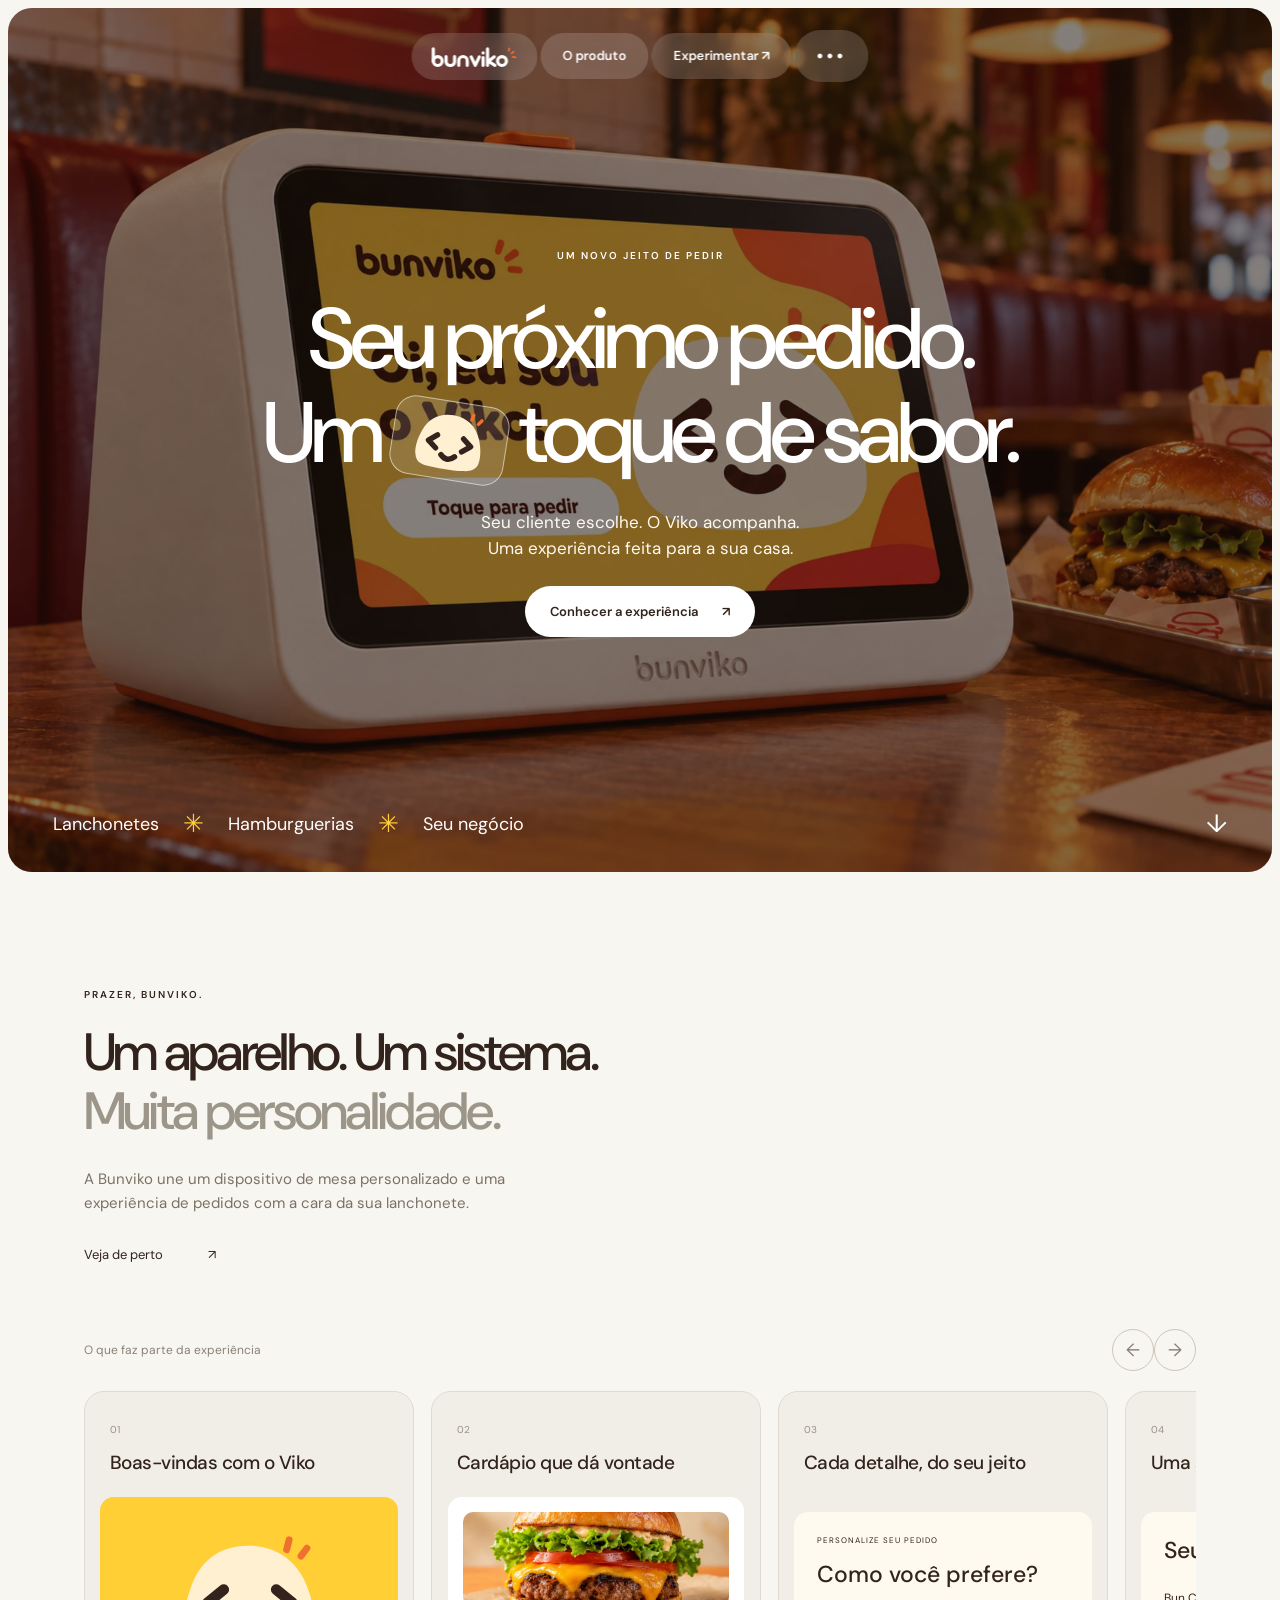
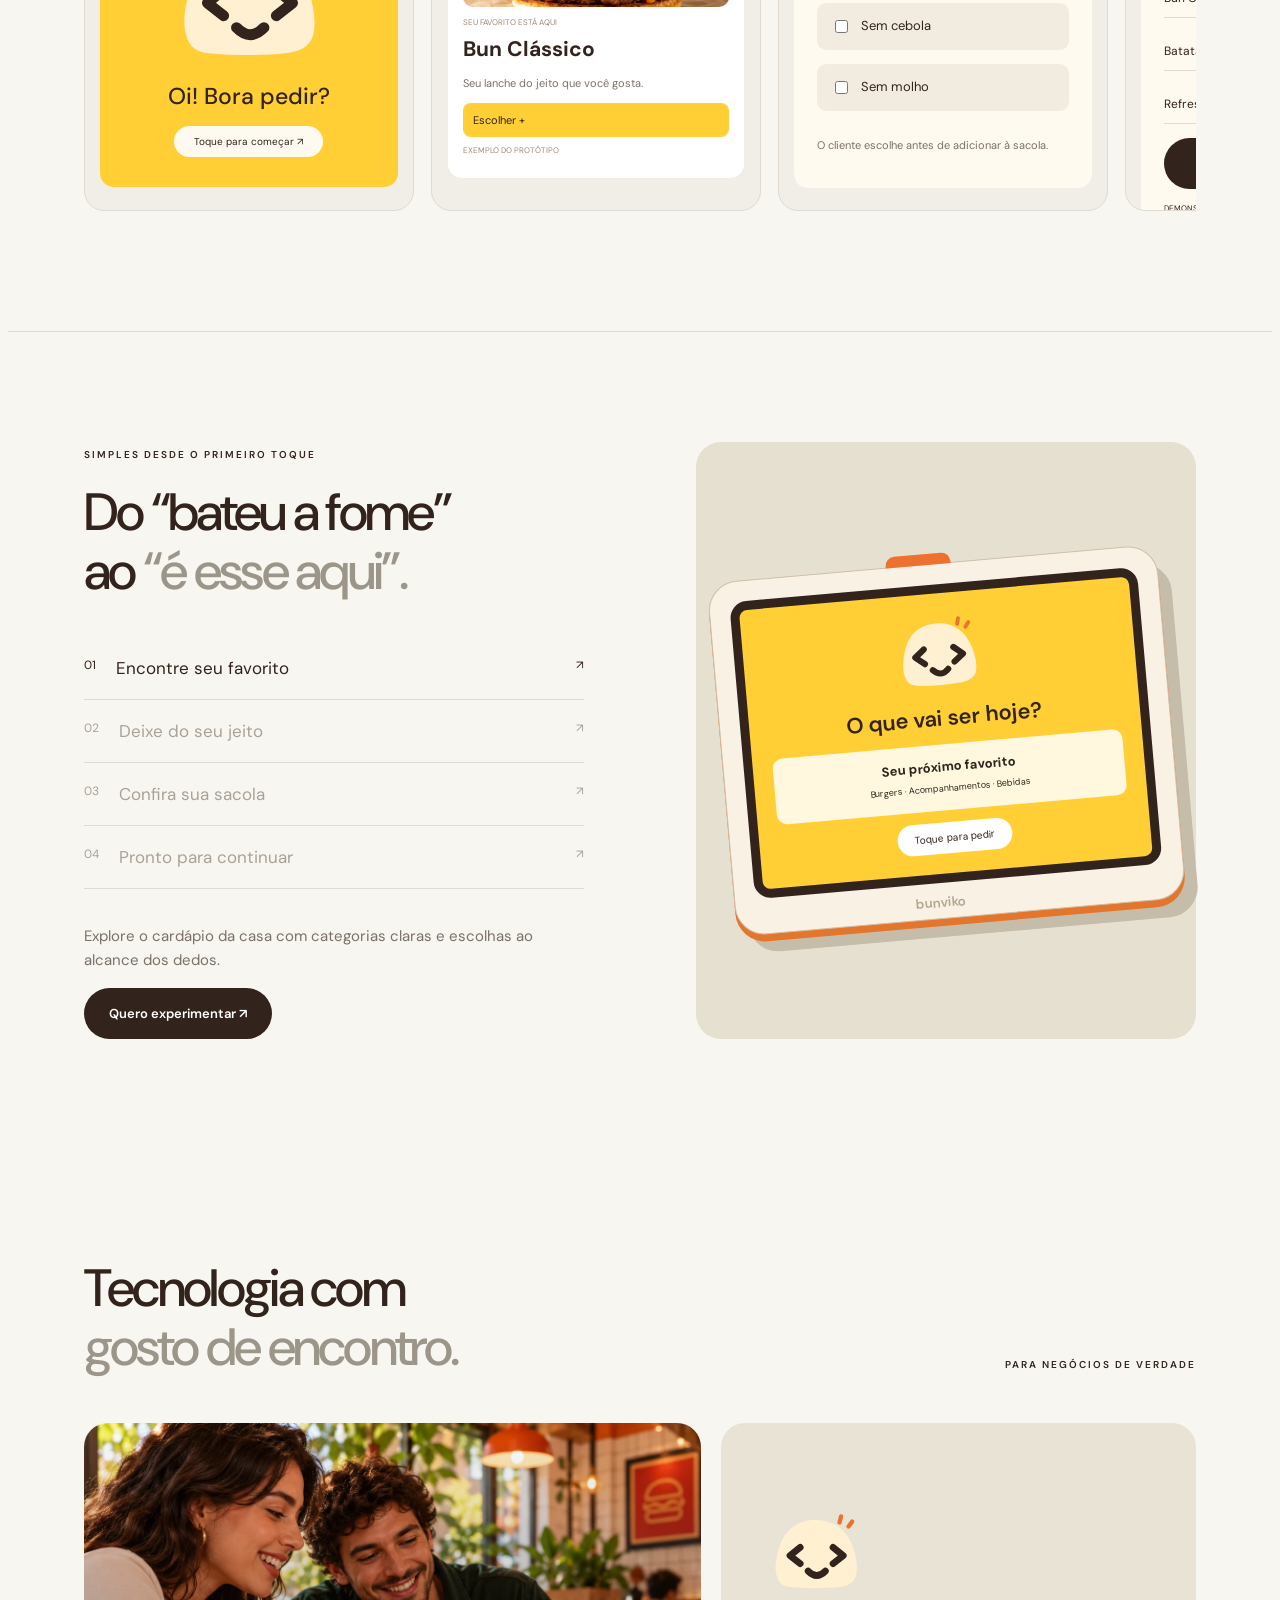
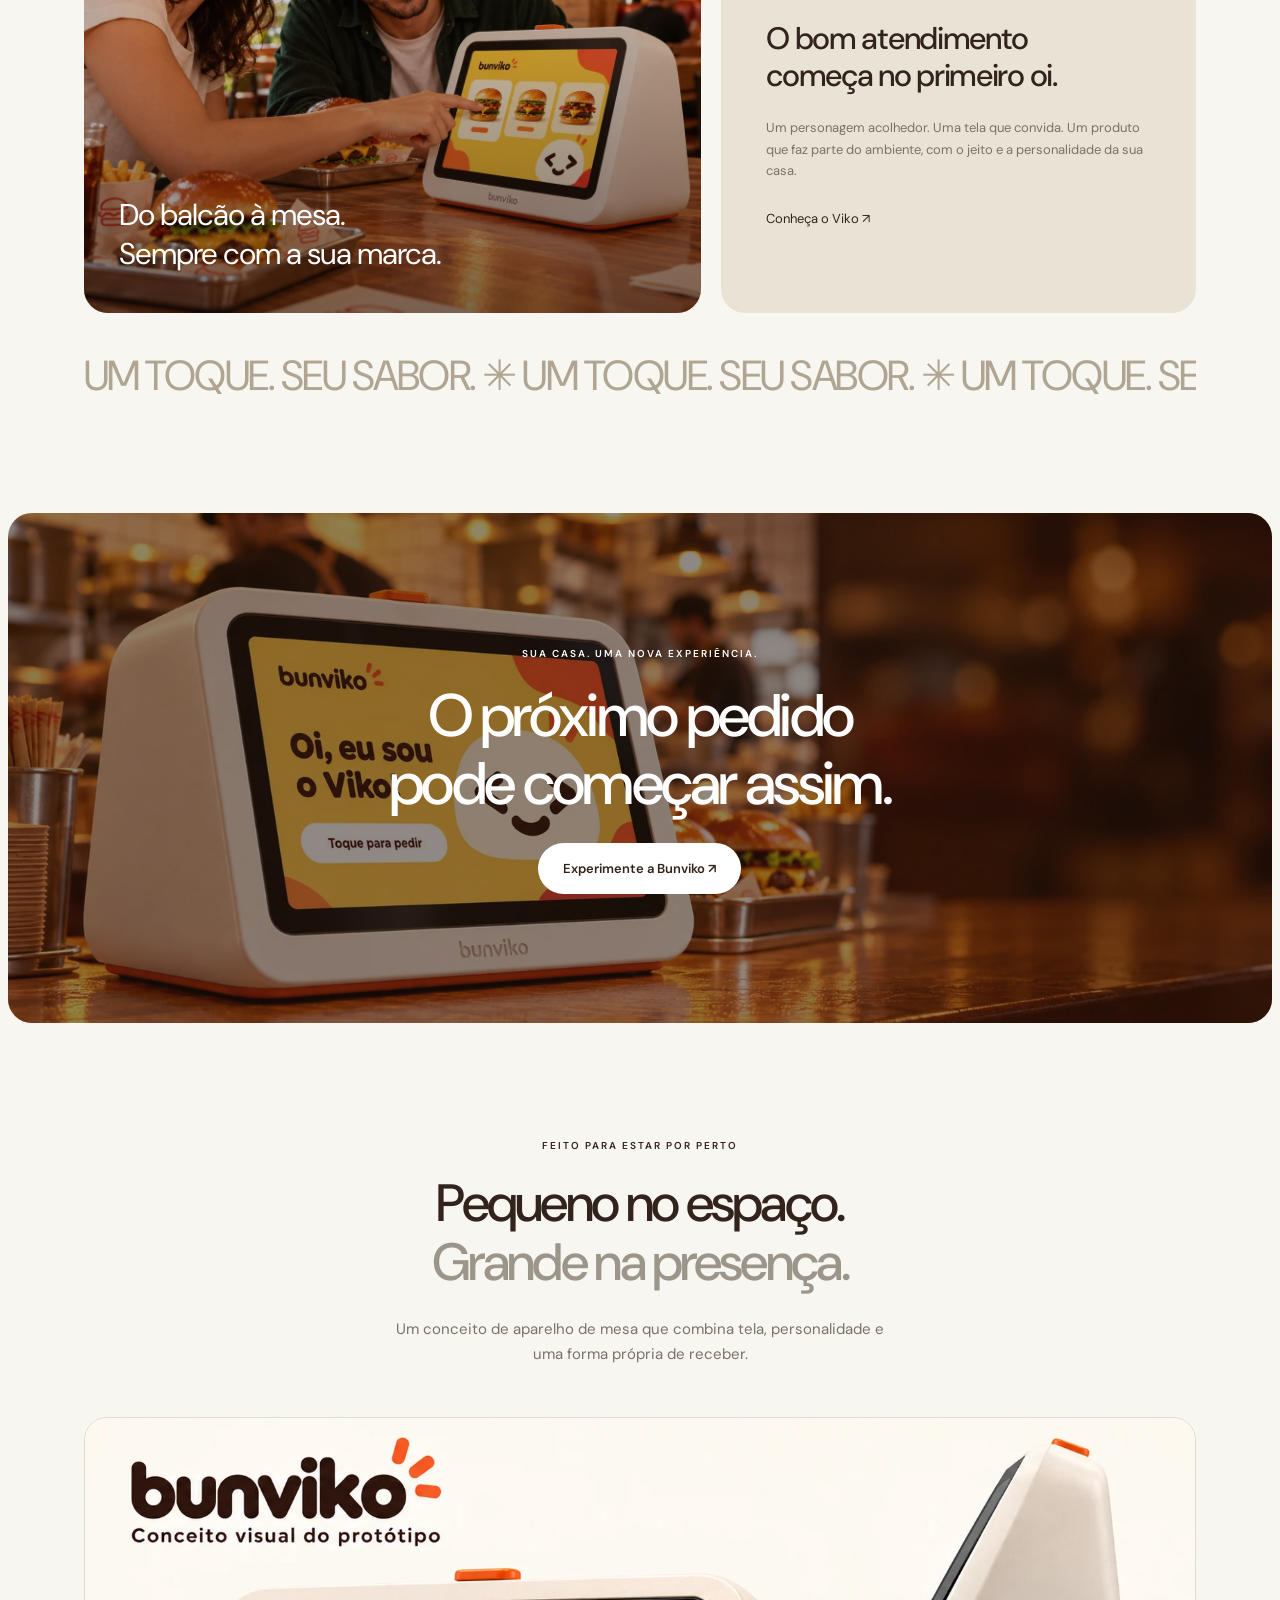
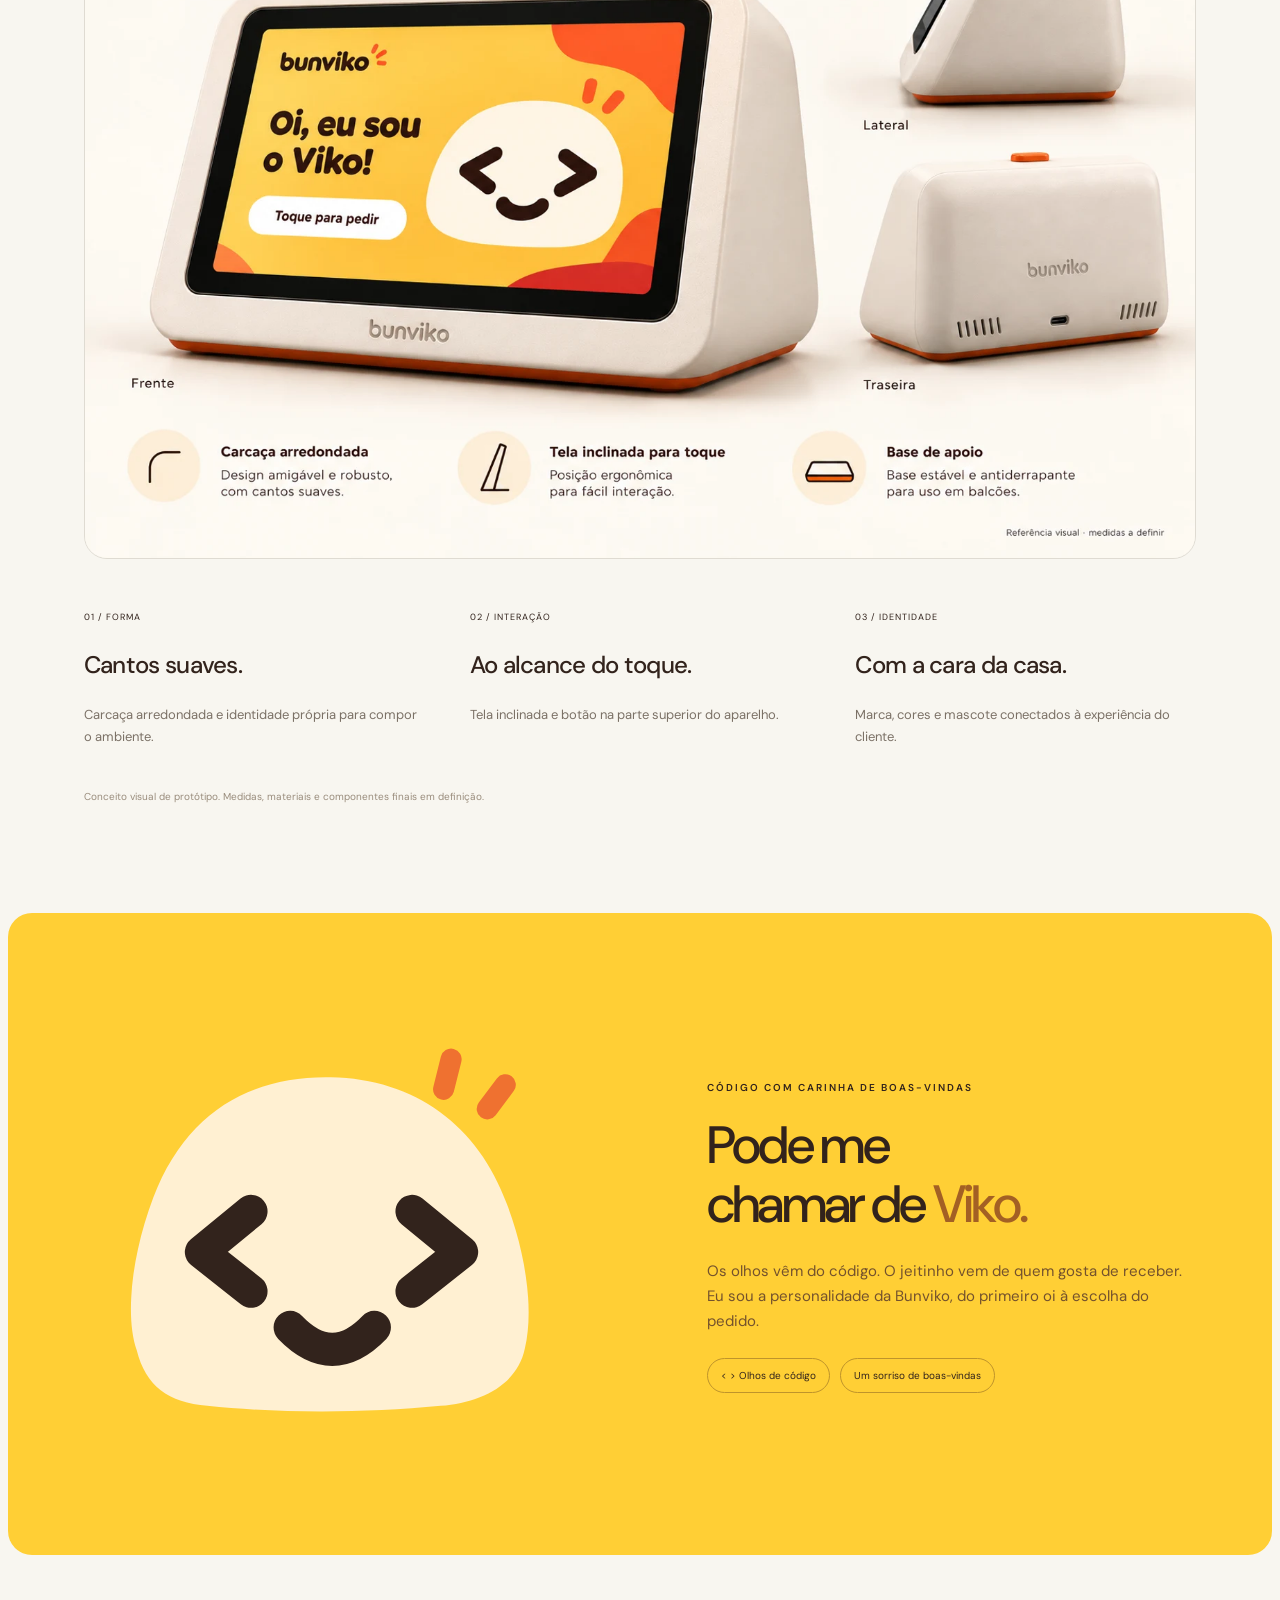
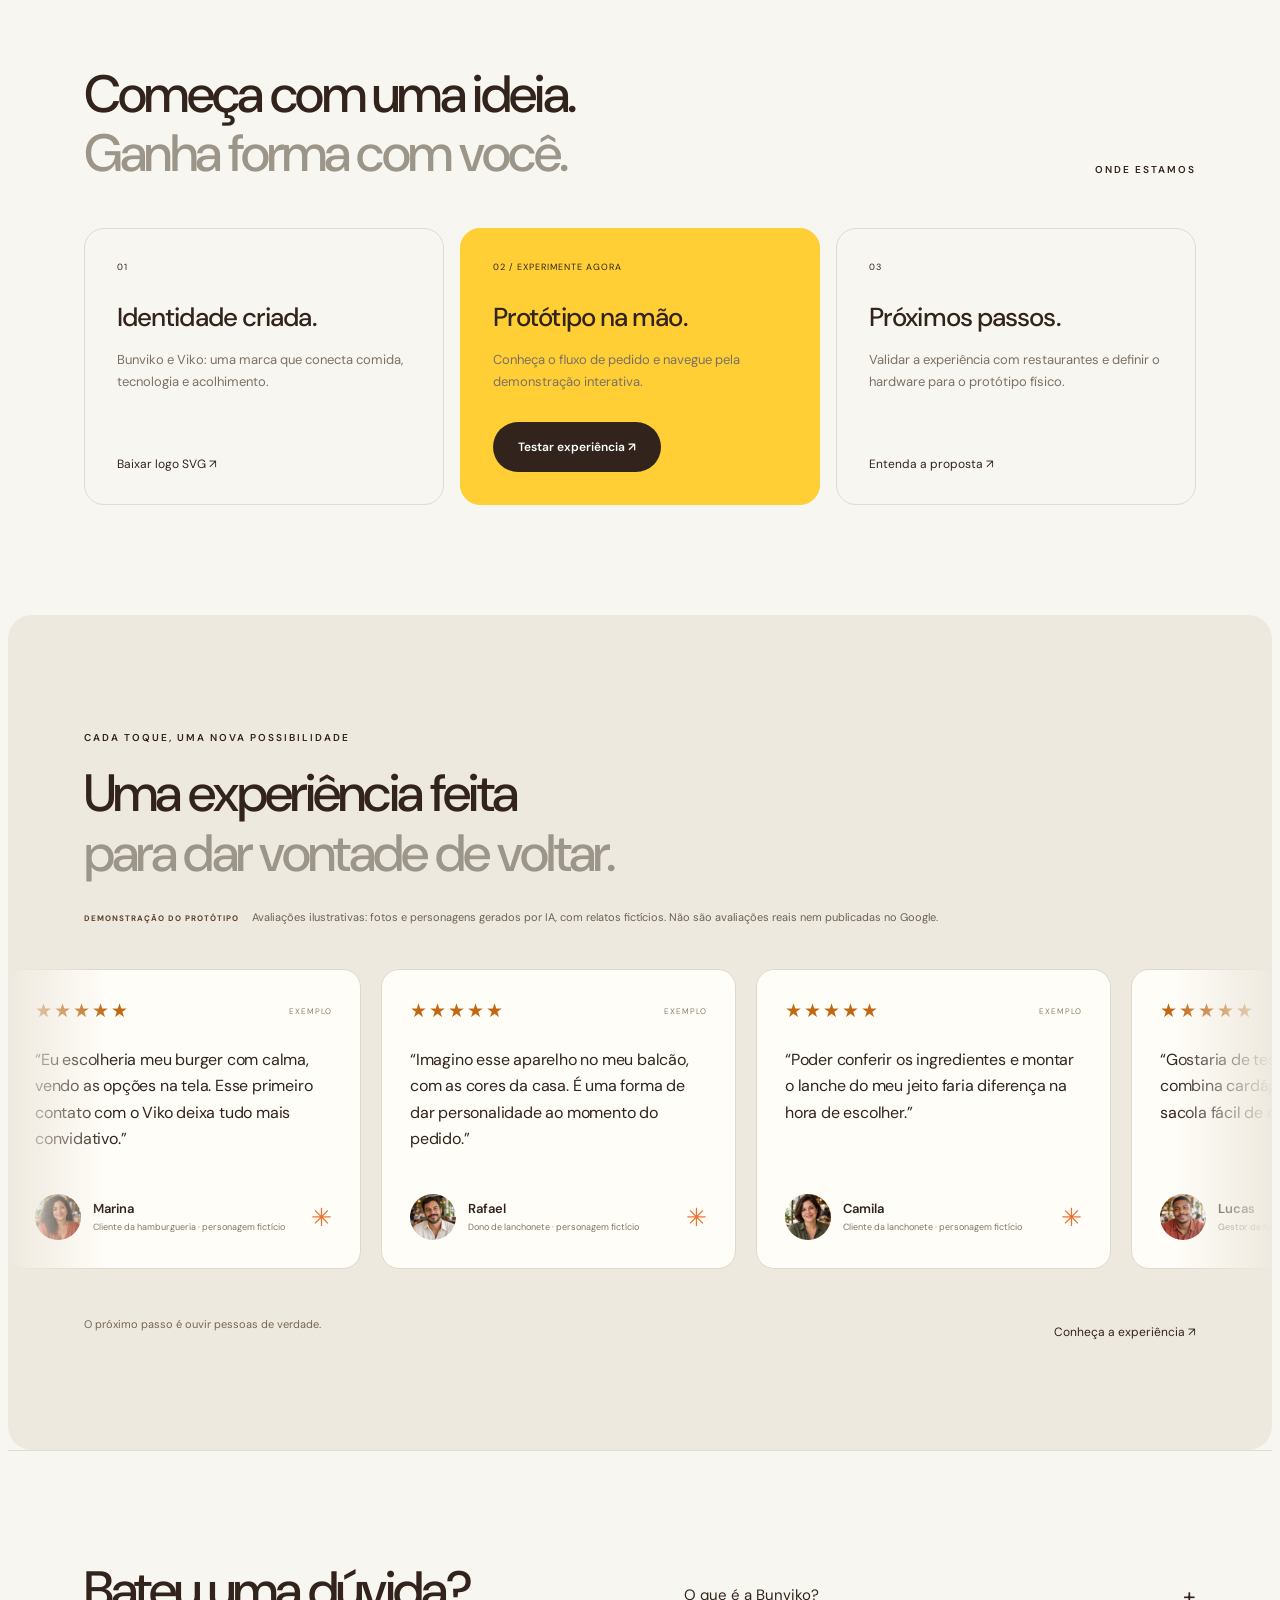
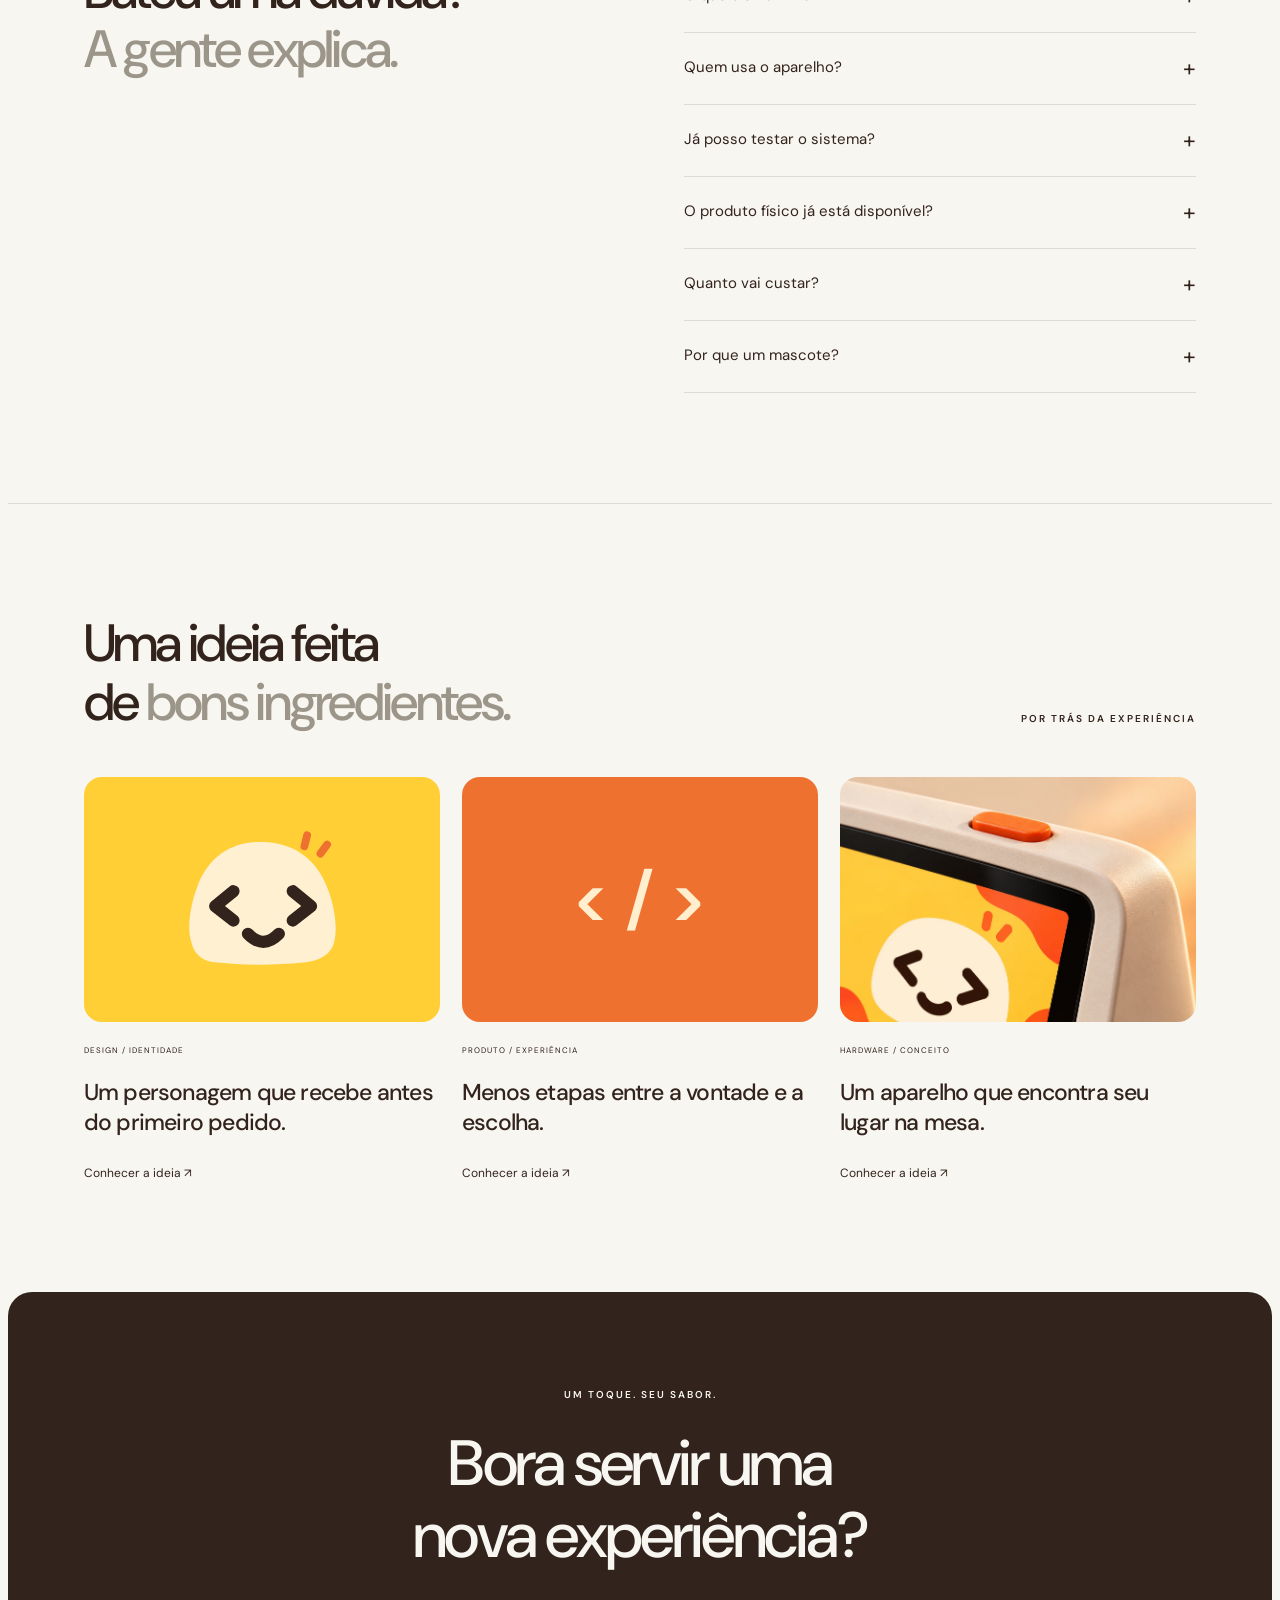
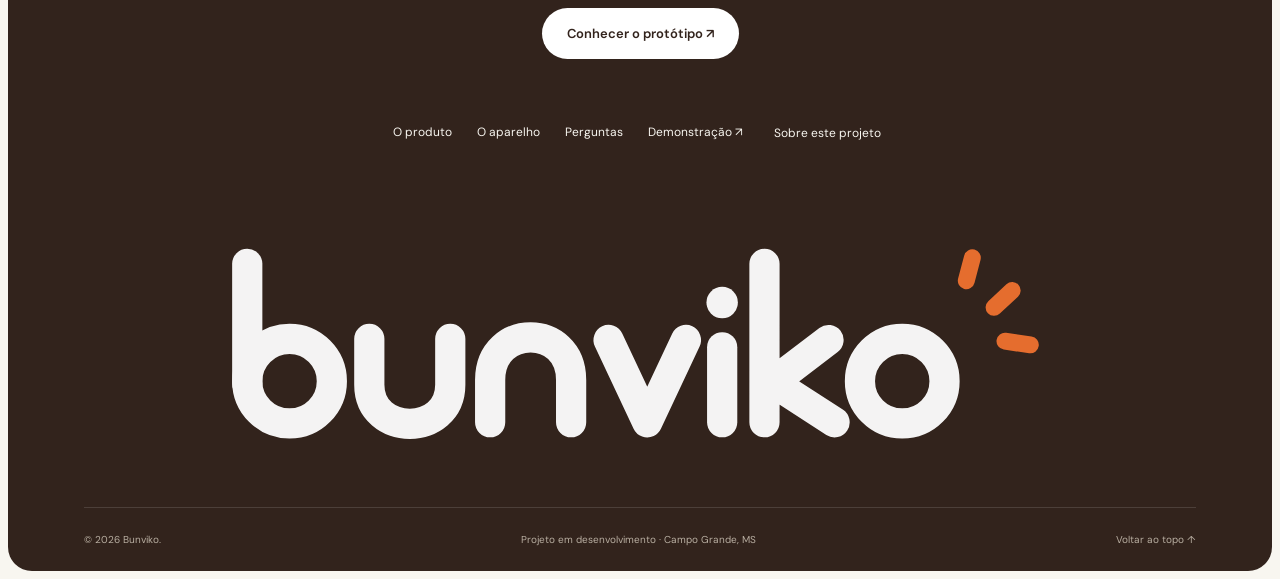
<file: index.html>
<!doctype html><html lang="pt-BR"><head><meta charset="utf-8"><meta name="viewport" content="width=device-width,initial-scale=1"><meta name="description" content="Conheça a Bunviko: um aparelho de autoatendimento com personalidade, pensado para lanchonetes e hamburguerias."><meta name="theme-color" content="#ffcf35"><title>Bunviko — Um toque. Seu sabor.</title><link rel="icon" href="assets/viko.svg" type="image/svg+xml"><script>try{if(!location.hash&&!matchMedia('(prefers-reduced-motion: reduce)').matches&&!sessionStorage.getItem('bunviko-welcome')){document.documentElement.classList.add('welcome-pending');setTimeout(()=>document.documentElement.classList.remove('welcome-pending'),6000)}}catch(e){}</script><script defer src="welcome.js"></script><link rel="stylesheet" href="style.css"><script defer src="script.js"></script></head><body>
<div class="welcome" aria-label="Boas-vindas à Bunviko">
 <div class="welcome-panel welcome-top"></div><div class="welcome-panel welcome-bottom"></div>
 <div class="welcome-center"><span class="welcome-eyebrow">BEM-VINDO À BUNVIKO</span><div class="welcome-mascot"><img src="assets/viko.svg" alt="Viko dá as boas-vindas"><span class="touch-ring"></span></div><img class="welcome-logo" src="assets/logo.svg" alt="Bunviko"><p>Um toque. <strong>Seu sabor.</strong></p><div class="welcome-line" aria-hidden="true"><span></span></div></div>
 <button class="welcome-skip" type="button">Pular abertura <span aria-hidden="true">↗</span></button>
</div>
<a class="skip" href="#produto">Ir ao conteúdo</a>
<nav class="nav" aria-label="Navegação principal"><a class="brand" href="#inicio"><img src="assets/logo-white.svg" alt="Bunviko"></a><a href="#produto">O produto</a><a href="demo.html">Experimentar ↗</a><button id="menu" aria-expanded="false" aria-controls="nav-more" aria-label="Mais seções">•••</button><div id="nav-more" hidden><a href="#como">Como funciona</a><a href="#avaliacoes">A experiência</a><a href="#modelo">O aparelho</a><a href="#perguntas">Perguntas</a></div></nav>
<main><section class="hero" id="inicio"><video id="hero-video" class="hero-bg" autoplay muted loop playsinline preload="auto" poster="assets/restaurant.webp" aria-label="Vídeo do aparelho Bunviko no restaurante"><source src="assets/bunviko-loop.mp4" type="video/mp4"></video><div class="veil"></div><div class="hero-content"><span class="kicker">UM NOVO JEITO DE PEDIR</span><h1>Seu próximo pedido.<br>Um <span class="inline-viko"><img src="assets/viko.svg" alt=""></span> toque de sabor.</h1><p>Seu cliente escolhe. O Viko acompanha.<br>Uma experiência feita para a sua casa.</p><a class="btn white" href="demo.html"><span>Conhecer a experiência</span><span>↗</span></a></div><div class="hero-footer"><div>Lanchonetes <i>✳</i> Hamburguerias <i>✳</i> Seu negócio</div><a href="#produto" aria-label="Explorar produto">↓</a></div></section>
<section id="produto" class="features section"><div class="intro reveal"><span class="kicker">PRAZER, BUNVIKO.</span><h2>Um aparelho. Um sistema.<br><em>Muita personalidade.</em></h2><p>A Bunviko une um dispositivo de mesa personalizado e uma experiência de pedidos com a cara da sua lanchonete.</p><a class="text-link" href="#modelo">Veja de perto <span>↗</span></a></div><div class="carousel-controls"><span>O que faz parte da experiência</span><div><button data-slide="-1" aria-label="Recurso anterior">←</button><button data-slide="1" aria-label="Próximo recurso">→</button></div></div><div class="feature-track" id="feature-track">
<article class="feature-card"><header><span>01</span><h3>Boas-vindas com o Viko</h3></header><div class="viko-card"><img src="assets/viko.svg" alt="Mascote Viko"><b>Oi! Bora pedir?</b><span>Toque para começar ↗</span></div></article>
<article class="feature-card"><header><span>02</span><h3>Cardápio que dá vontade</h3></header><div class="mini-menu"><div class="mini-photo"></div><small>SEU FAVORITO ESTÁ AQUI</small><b>Bun Clássico</b><p>Seu lanche do jeito que você gosta.</p><span>Escolher +</span><small>EXEMPLO DO PROTÓTIPO</small></div></article>
<article class="feature-card"><header><span>03</span><h3>Cada detalhe, do seu jeito</h3></header><div class="customize"><span class="pill">PERSONALIZE SEU PEDIDO</span><b>Como você prefere?</b><label><input type="checkbox"> Sem cebola</label><label><input type="checkbox"> Sem molho</label><p>O cliente escolhe antes de adicionar à sacola.</p></div></article>
<article class="feature-card"><header><span>04</span><h3>Uma sacola bem organizada</h3></header><div class="customize"><b>Seu pedido</b><div class="order-line"><span>Bun Clássico</span><span>1×</span></div><div class="order-line"><span>Batata douradinha</span><span>1×</span></div><div class="order-line"><span>Refresco da casa</span><span>1×</span></div><a class="btn dark" href="demo.html">Montar meu pedido ↗</a><small>DEMONSTRAÇÃO INTERATIVA</small></div></article>
<article class="feature-card"><header><span>05</span><h3>Uma presença na sua mesa</h3></header><img class="product-card" src="assets/studio-device.webp" alt="Aparelho Bunviko em estúdio com botão no topo" loading="lazy"></article>
<article class="feature-card"><header><span>06</span><h3>Experimente no navegador</h3></header><div class="viko-card cream"><span class="code">&lt;/&gt;</span><b>Do conceito ao toque.</b><a class="btn dark" href="demo.html">Abrir demonstração ↗</a></div></article></div></section>
<section class="how section" id="como"><div class="how-copy reveal"><span class="kicker">SIMPLES DESDE O PRIMEIRO TOQUE</span><h2>Do “bateu a fome”<br>ao <em>“é esse aqui”.</em></h2><div class="steps" role="group" aria-label="Etapas do pedido"><button class="active" data-step="0">01 <span>Encontre seu favorito</span> ↗</button><button data-step="1">02 <span>Deixe do seu jeito</span> ↗</button><button data-step="2">03 <span>Confira sua sacola</span> ↗</button><button data-step="3">04 <span>Pronto para continuar</span> ↗</button></div><p id="step-description">Explore o cardápio da casa com categorias claras e escolhas ao alcance dos dedos.</p><a class="btn dark" href="demo.html">Quero experimentar ↗</a></div><div class="how-visual reveal"><div class="device"><i class="top-button"></i><div class="device-screen"><img src="assets/viko.svg" alt="Viko"><span id="device-label">O que vai ser hoje?</span><div class="device-choices"><b id="device-choice">Seu próximo favorito</b><span id="device-sub">Burgers · Acompanhamentos · Bebidas</span></div><a href="demo.html">Toque para pedir</a></div><small>bunviko</small></div></div></section>
<section class="story section"><div class="section-head reveal"><h2>Tecnologia com<br><em>gosto de encontro.</em></h2><span class="kicker">PARA NEGÓCIOS DE VERDADE</span></div><div class="story-grid"><div class="photo-tile reveal"><img src="assets/table-experience.webp" alt="Clientes escolhendo seu pedido no Bunviko à mesa da hamburgueria" loading="lazy"><span>Do balcão à mesa.<br>Sempre com a sua marca.</span></div><div class="statement reveal"><img src="assets/viko.svg" alt="Viko"><h3>O bom atendimento<br>começa no primeiro oi.</h3><p>Um personagem acolhedor. Uma tela que convida. Um produto que faz parte do ambiente, com o jeito e a personalidade da sua casa.</p><a class="text-link" href="#viko">Conheça o Viko ↗</a></div></div><div class="ticker" aria-hidden="true"><div>UM TOQUE. SEU SABOR. ✳ UM TOQUE. SEU SABOR. ✳ UM TOQUE. SEU SABOR. ✳ UM TOQUE. SEU SABOR. ✳ </div></div></section>
<section class="image-cta"><img src="assets/counter-scene.webp" alt="Bunviko no balcão de uma hamburgueria" loading="lazy"><div><span class="kicker">SUA CASA. UMA NOVA EXPERIÊNCIA.</span><h2>O próximo pedido<br>pode começar assim.</h2><a class="btn white" href="demo.html">Experimente a Bunviko ↗</a></div></section>
<section class="hardware section" id="modelo"><div class="center reveal"><span class="kicker">FEITO PARA ESTAR POR PERTO</span><h2>Pequeno no espaço.<br><em>Grande na presença.</em></h2><p>Um conceito de aparelho de mesa que combina tela, personalidade e uma forma própria de receber.</p></div><img class="prototype reveal" src="assets/product.webp" alt="Conceito Bunviko em três vistas com botão laranja na parte superior" loading="lazy"><div class="specs"><div><span>01 / FORMA</span><h3>Cantos suaves.</h3><p>Carcaça arredondada e identidade própria para compor o ambiente.</p></div><div><span>02 / INTERAÇÃO</span><h3>Ao alcance do toque.</h3><p>Tela inclinada e botão na parte superior do aparelho.</p></div><div><span>03 / IDENTIDADE</span><h3>Com a cara da casa.</h3><p>Marca, cores e mascote conectados à experiência do cliente.</p></div></div><small class="concept-note">Conceito visual de protótipo. Medidas, materiais e componentes finais em definição.</small></section>
<section class="viko-section section" id="viko"><div class="big-viko reveal"><img src="assets/viko.svg" alt="Viko, mascote com olhos de código"></div><div class="reveal"><span class="kicker">CÓDIGO COM CARINHA DE BOAS-VINDAS</span><h2>Pode me<br>chamar de <em>Viko.</em></h2><p>Os olhos vêm do código. O jeitinho vem de quem gosta de receber. Eu sou a personalidade da Bunviko, do primeiro oi à escolha do pedido.</p><div class="viko-tags"><span>&lt; &gt; Olhos de código</span><span>Um sorriso de boas-vindas</span></div></div></section>
<section class="stage section" id="prototipo"><div class="section-head reveal"><h2>Começa com uma ideia.<br><em>Ganha forma com você.</em></h2><span class="kicker">ONDE ESTAMOS</span></div><div class="stage-grid"><article><span>01</span><h3>Identidade criada.</h3><p>Bunviko e Viko: uma marca que conecta comida, tecnologia e acolhimento.</p><a href="assets/logo.svg" download>Baixar logo SVG ↗</a></article><article class="stage-highlight"><span>02 / EXPERIMENTE AGORA</span><h3>Protótipo na mão.</h3><p>Conheça o fluxo de pedido e navegue pela demonstração interativa.</p><a class="btn dark" href="demo.html">Testar experiência ↗</a></article><article><span>03</span><h3>Próximos passos.</h3><p>Validar a experiência com restaurantes e definir o hardware para o protótipo físico.</p><button class="text-link" data-info>Entenda a proposta ↗</button></article></div></section>
<section class="reviews section" id="avaliacoes" aria-labelledby="reviews-title"><div class="section-head"><div><span class="kicker">CADA TOQUE, UMA NOVA POSSIBILIDADE</span><h2 id="reviews-title">Uma experiência feita<br><em>para dar vontade de voltar.</em></h2></div></div><p class="reviews-disclosure"><span>DEMONSTRAÇÃO DO PROTÓTIPO</span> Avaliações ilustrativas: fotos e personagens gerados por IA, com relatos fictícios. Não são avaliações reais nem publicadas no Google.</p><div class="reviews-window" role="region" aria-label="Carrossel de avaliações ilustrativas"><div class="reviews-track"><div class="reviews-group"><article class="review-card"><div class="review-card-top"><span class="review-stars" aria-label="5 estrelas ilustrativas">★★★★★</span><span class="review-demo">EXEMPLO</span></div><blockquote>“Eu escolheria meu burger com calma, vendo as opções na tela. Esse primeiro contato com o Viko deixa tudo mais convidativo.”</blockquote><div class="review-person"><img src="assets/review-person-1.webp" width="52" height="52" alt="Retrato fictício de Marina" loading="lazy"><div><b>Marina</b><span>Cliente da hamburgueria · personagem fictício</span></div><span class="review-mark" aria-hidden="true">✳</span></div></article><article class="review-card"><div class="review-card-top"><span class="review-stars" aria-label="5 estrelas ilustrativas">★★★★★</span><span class="review-demo">EXEMPLO</span></div><blockquote>“Imagino esse aparelho no meu balcão, com as cores da casa. É uma forma de dar personalidade ao momento do pedido.”</blockquote><div class="review-person"><img src="assets/review-person-2.webp" width="52" height="52" alt="Retrato fictício de Rafael" loading="lazy"><div><b>Rafael</b><span>Dono de lanchonete · personagem fictício</span></div><span class="review-mark" aria-hidden="true">✳</span></div></article><article class="review-card"><div class="review-card-top"><span class="review-stars" aria-label="5 estrelas ilustrativas">★★★★★</span><span class="review-demo">EXEMPLO</span></div><blockquote>“Poder conferir os ingredientes e montar o lanche do meu jeito faria diferença na hora de escolher.”</blockquote><div class="review-person"><img src="assets/review-person-3.webp" width="52" height="52" alt="Retrato fictício de Camila" loading="lazy"><div><b>Camila</b><span>Cliente da lanchonete · personagem fictício</span></div><span class="review-mark" aria-hidden="true">✳</span></div></article><article class="review-card"><div class="review-card-top"><span class="review-stars" aria-label="5 estrelas ilustrativas">★★★★★</span><span class="review-demo">EXEMPLO</span></div><blockquote>“Gostaria de testar uma experiência que combina cardápio, personalização e uma sacola fácil de conferir.”</blockquote><div class="review-person"><img src="assets/review-person-4.webp" width="52" height="52" alt="Retrato fictício de Lucas" loading="lazy"><div><b>Lucas</b><span>Gestor de hamburgueria · personagem fictício</span></div><span class="review-mark" aria-hidden="true">✳</span></div></article><article class="review-card"><div class="review-card-top"><span class="review-stars" aria-label="5 estrelas ilustrativas">★★★★★</span><span class="review-demo">EXEMPLO</span></div><blockquote>“Vejo potencial em receber o cliente com a identidade da minha casa já na primeira tela. Eu testaria o Bunviko nas mesas.”</blockquote><div class="review-person"><img src="assets/review-person-5.webp" width="52" height="52" alt="Retrato fictício de Patrícia" loading="lazy"><div><b>Patrícia</b><span>Dona de hamburgueria · personagem fictício</span></div><span class="review-mark" aria-hidden="true">✳</span></div></article><article class="review-card"><div class="review-card-top"><span class="review-stars" aria-label="5 estrelas ilustrativas">★★★★★</span><span class="review-demo">EXEMPLO</span></div><blockquote>“Imagino o cliente conferindo o pedido antes de continuar. Gostaria de experimentar esse fluxo no balcão do meu negócio.”</blockquote><div class="review-person"><img src="assets/review-person-6.webp" width="52" height="52" alt="Retrato fictício de André" loading="lazy"><div><b>André</b><span>Dono de lanchonete · personagem fictício</span></div><span class="review-mark" aria-hidden="true">✳</span></div></article><article class="review-card"><div class="review-card-top"><span class="review-stars" aria-label="5 estrelas ilustrativas">★★★★★</span><span class="review-demo">EXEMPLO</span></div><blockquote>“Eu gostaria de explorar o cardápio no meu tempo e conferir o que vem no lanche antes de escolher.”</blockquote><div class="review-person"><img src="assets/review-person-7.webp" width="52" height="52" alt="Retrato fictício de Juliana" loading="lazy"><div><b>Juliana</b><span>Cliente da hamburgueria · personagem fictício</span></div><span class="review-mark" aria-hidden="true">✳</span></div></article><article class="review-card"><div class="review-card-top"><span class="review-stars" aria-label="5 estrelas ilustrativas">★★★★★</span><span class="review-demo">EXEMPLO</span></div><blockquote>“Escolher os acompanhamentos e ver a sacola organizada deixaria o momento do pedido mais claro para mim.”</blockquote><div class="review-person"><img src="assets/review-person-8.webp" width="52" height="52" alt="Retrato fictício de Bruno" loading="lazy"><div><b>Bruno</b><span>Cliente da lanchonete · personagem fictício</span></div><span class="review-mark" aria-hidden="true">✳</span></div></article></div><div class="reviews-group reviews-copy" aria-hidden="true"><article class="review-card"><div class="review-card-top"><span class="review-stars" aria-label="5 estrelas ilustrativas">★★★★★</span><span class="review-demo">EXEMPLO</span></div><blockquote>“Eu escolheria meu burger com calma, vendo as opções na tela. Esse primeiro contato com o Viko deixa tudo mais convidativo.”</blockquote><div class="review-person"><img src="assets/review-person-1.webp" width="52" height="52" alt="Retrato fictício de Marina" loading="lazy"><div><b>Marina</b><span>Cliente da hamburgueria · personagem fictício</span></div><span class="review-mark" aria-hidden="true">✳</span></div></article><article class="review-card"><div class="review-card-top"><span class="review-stars" aria-label="5 estrelas ilustrativas">★★★★★</span><span class="review-demo">EXEMPLO</span></div><blockquote>“Imagino esse aparelho no meu balcão, com as cores da casa. É uma forma de dar personalidade ao momento do pedido.”</blockquote><div class="review-person"><img src="assets/review-person-2.webp" width="52" height="52" alt="Retrato fictício de Rafael" loading="lazy"><div><b>Rafael</b><span>Dono de lanchonete · personagem fictício</span></div><span class="review-mark" aria-hidden="true">✳</span></div></article><article class="review-card"><div class="review-card-top"><span class="review-stars" aria-label="5 estrelas ilustrativas">★★★★★</span><span class="review-demo">EXEMPLO</span></div><blockquote>“Poder conferir os ingredientes e montar o lanche do meu jeito faria diferença na hora de escolher.”</blockquote><div class="review-person"><img src="assets/review-person-3.webp" width="52" height="52" alt="Retrato fictício de Camila" loading="lazy"><div><b>Camila</b><span>Cliente da lanchonete · personagem fictício</span></div><span class="review-mark" aria-hidden="true">✳</span></div></article><article class="review-card"><div class="review-card-top"><span class="review-stars" aria-label="5 estrelas ilustrativas">★★★★★</span><span class="review-demo">EXEMPLO</span></div><blockquote>“Gostaria de testar uma experiência que combina cardápio, personalização e uma sacola fácil de conferir.”</blockquote><div class="review-person"><img src="assets/review-person-4.webp" width="52" height="52" alt="Retrato fictício de Lucas" loading="lazy"><div><b>Lucas</b><span>Gestor de hamburgueria · personagem fictício</span></div><span class="review-mark" aria-hidden="true">✳</span></div></article><article class="review-card"><div class="review-card-top"><span class="review-stars" aria-label="5 estrelas ilustrativas">★★★★★</span><span class="review-demo">EXEMPLO</span></div><blockquote>“Vejo potencial em receber o cliente com a identidade da minha casa já na primeira tela. Eu testaria o Bunviko nas mesas.”</blockquote><div class="review-person"><img src="assets/review-person-5.webp" width="52" height="52" alt="Retrato fictício de Patrícia" loading="lazy"><div><b>Patrícia</b><span>Dona de hamburgueria · personagem fictício</span></div><span class="review-mark" aria-hidden="true">✳</span></div></article><article class="review-card"><div class="review-card-top"><span class="review-stars" aria-label="5 estrelas ilustrativas">★★★★★</span><span class="review-demo">EXEMPLO</span></div><blockquote>“Imagino o cliente conferindo o pedido antes de continuar. Gostaria de experimentar esse fluxo no balcão do meu negócio.”</blockquote><div class="review-person"><img src="assets/review-person-6.webp" width="52" height="52" alt="Retrato fictício de André" loading="lazy"><div><b>André</b><span>Dono de lanchonete · personagem fictício</span></div><span class="review-mark" aria-hidden="true">✳</span></div></article><article class="review-card"><div class="review-card-top"><span class="review-stars" aria-label="5 estrelas ilustrativas">★★★★★</span><span class="review-demo">EXEMPLO</span></div><blockquote>“Eu gostaria de explorar o cardápio no meu tempo e conferir o que vem no lanche antes de escolher.”</blockquote><div class="review-person"><img src="assets/review-person-7.webp" width="52" height="52" alt="Retrato fictício de Juliana" loading="lazy"><div><b>Juliana</b><span>Cliente da hamburgueria · personagem fictício</span></div><span class="review-mark" aria-hidden="true">✳</span></div></article><article class="review-card"><div class="review-card-top"><span class="review-stars" aria-label="5 estrelas ilustrativas">★★★★★</span><span class="review-demo">EXEMPLO</span></div><blockquote>“Escolher os acompanhamentos e ver a sacola organizada deixaria o momento do pedido mais claro para mim.”</blockquote><div class="review-person"><img src="assets/review-person-8.webp" width="52" height="52" alt="Retrato fictício de Bruno" loading="lazy"><div><b>Bruno</b><span>Cliente da lanchonete · personagem fictício</span></div><span class="review-mark" aria-hidden="true">✳</span></div></article></div></div></div><div class="reviews-bottom"><span>O próximo passo é ouvir pessoas de verdade.</span><a class="text-link" href="demo.html">Conheça a experiência ↗</a></div></section>
<section class="faq section" id="perguntas"><h2 class="reveal">Bateu uma dúvida?<br><em>A gente explica.</em></h2><div><details><summary>O que é a Bunviko?</summary><p>Um conceito de solução de autoatendimento para lanchonetes e hamburguerias, unindo um aparelho personalizado e um sistema para o cliente escolher e montar o pedido.</p></details><details><summary>Quem usa o aparelho?</summary><p>O cliente da lanchonete ou hamburgueria. A experiência começa nas boas-vindas e segue para a escolha e a personalização dos itens.</p></details><details><summary>Já posso testar o sistema?</summary><p>Sim. A demonstração no navegador permite explorar o cardápio ilustrativo, personalizar um burger e montar uma sacola. Ela não envia pedidos reais nem faz cobranças.</p><a href="demo.html">Abrir demonstração ↗</a></details><details><summary>O produto físico já está disponível?</summary><p>A Bunviko está na fase de conceito e protótipo. As imagens mostram a direção visual do aparelho; medidas, componentes e produção ainda serão definidos.</p></details><details><summary>Quanto vai custar?</summary><p>Os preços e o modelo comercial ainda estão em definição. Não há contratação ou pagamento disponível nesta versão de apresentação.</p></details><details><summary>Por que um mascote?</summary><p>O Viko dá personalidade à interface e ajuda a criar uma recepção simpática para o cliente, com olhos inspirados em símbolos de código.</p></details></div></section>
<section class="insights section"><div class="section-head"><h2>Uma ideia feita<br>de <em>bons ingredientes.</em></h2><span class="kicker">POR TRÁS DA EXPERIÊNCIA</span></div><div class="insight-grid"><button data-article="0"><div class="insight-art yellow"><img src="assets/viko.svg" alt=""></div><small>DESIGN / IDENTIDADE</small><h3>Um personagem que recebe antes do primeiro pedido.</h3><span>Conhecer a ideia ↗</span></button><button data-article="1"><div class="insight-art orange"><span>&lt; / &gt;</span></div><small>PRODUTO / EXPERIÊNCIA</small><h3>Menos etapas entre a vontade e a escolha.</h3><span>Conhecer a ideia ↗</span></button><button data-article="2"><div class="insight-art"><img src="assets/hardware-detail.webp" alt="Detalhe do botão superior e da carcaça do Bunviko" loading="lazy"></div><small>HARDWARE / CONCEITO</small><h3>Um aparelho que encontra seu lugar na mesa.</h3><span>Conhecer a ideia ↗</span></button></div></section>
<footer class="footer"><div class="footer-title"><span class="kicker">UM TOQUE. SEU SABOR.</span><h2>Bora servir uma<br>nova experiência?</h2><a class="btn white" href="demo.html">Conhecer o protótipo ↗</a></div><div class="footer-links"><a href="#produto">O produto</a><a href="#modelo">O aparelho</a><a href="#perguntas">Perguntas</a><a href="demo.html">Demonstração ↗</a><button data-info>Sobre este projeto</button></div><img class="footer-logo" src="assets/logo-white.svg" alt="Bunviko"><div class="footer-bottom"><span>© 2026 Bunviko.</span><span>Projeto em desenvolvimento · Campo Grande, MS</span><a href="#inicio">Voltar ao topo ↑</a></div></footer></main>
<dialog id="info-dialog"><button class="close" aria-label="Fechar">×</button><span class="kicker">BUNVIKO / POR DENTRO</span><h2 id="dialog-title">Uma ideia em desenvolvimento.</h2><p id="dialog-content">A Bunviko nasceu como um projeto de hackathon no Living Lab de Campo Grande. Estamos dando forma a uma experiência de autoatendimento com um aparelho personalizado e o mascote Viko. Esta página apresenta o conceito, e o sistema disponível é uma demonstração.</p><a class="btn dark" href="demo.html">Explorar protótipo ↗</a></dialog>
</body></html>
</file>
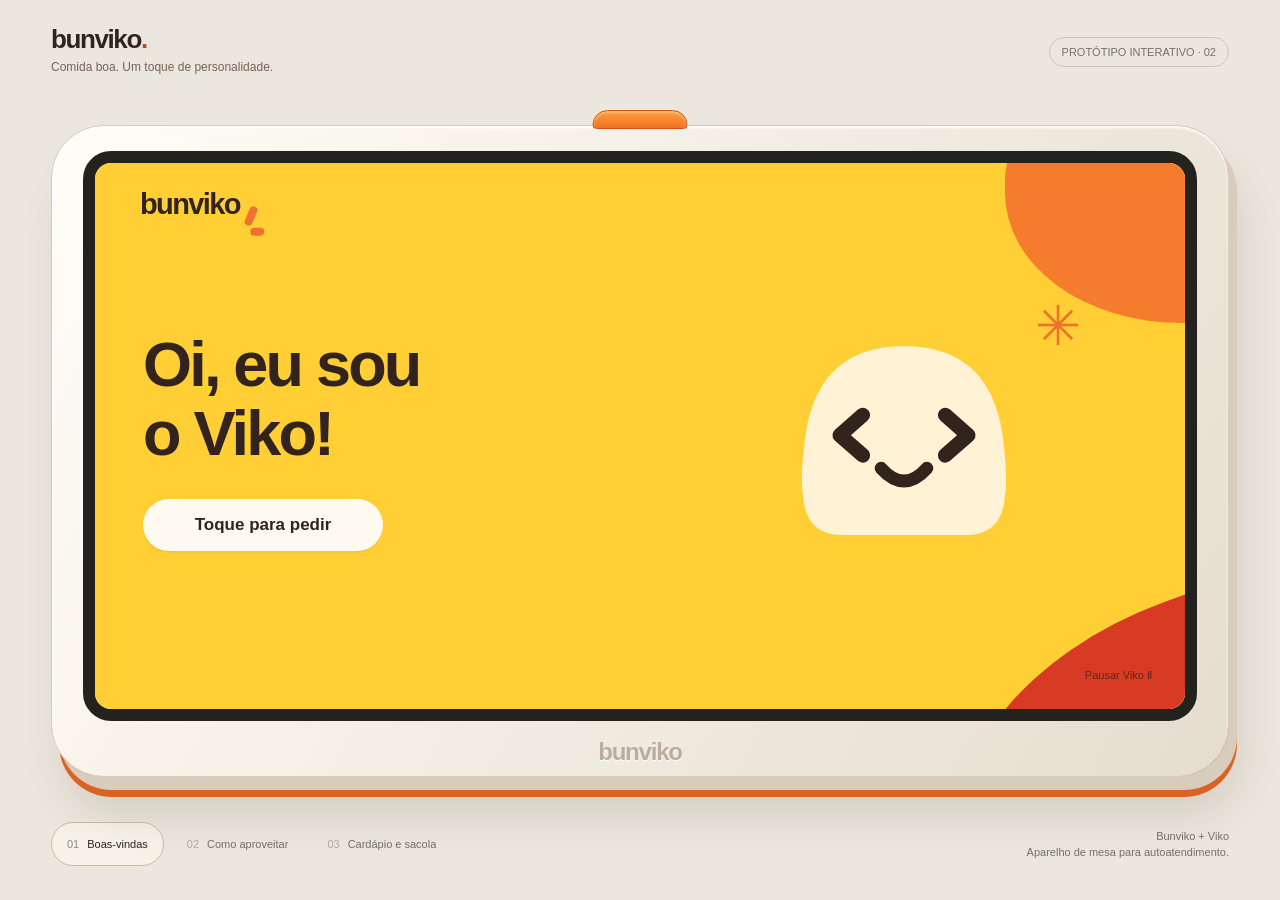
<file: demo.html>
<!doctype html>
<html lang="pt-BR">
<head>
<meta charset="utf-8"><meta name="viewport" content="width=device-width,initial-scale=1">
<title>Bunviko · Um toque, muitas delícias</title>
<style>
:root{--ink:#32231c;--yellow:#ffcf35;--orange:#ef7130;--red:#ce3b25;--paper:#fffaf0;--line:#e8dfcf;--muted:#756354}*{box-sizing:border-box}body{margin:0;background:#ece7de;color:var(--ink);font-family:'Segoe UI',Arial,sans-serif}button{font:inherit;color:inherit;cursor:pointer}button:disabled{opacity:.45;cursor:not-allowed}button:focus-visible{outline:3px solid #8c311d;outline-offset:4px}button{touch-action:manipulation}.studio{max-width:1350px;margin:auto;padding:26px 36px}.studio-top{display:flex;justify-content:space-between;align-items:center;margin-bottom:25px;gap:20px}.studio-top p{font-size:12px;margin:5px 0;color:var(--muted)}.wordmark{font-size:26px;font-weight:900;letter-spacing:-1.4px}.wordmark span{color:var(--red)}.eyebrow{font-size:10px;font-weight:750;letter-spacing:2px;text-transform:uppercase}.preview-label{font-size:11px;color:#786f61;border:1px solid #ccc4b6;padding:8px 12px;border-radius:30px}.tablet{position:relative;border:2px solid #585750;border-radius:34px;background:#242521;padding:17px;box-shadow:0 20px 48px #352b1a1c}.camera{position:absolute;width:5px;height:5px;border-radius:50%;background:#4d565c;left:6px;top:50%}.screen{position:relative;height:650px;border-radius:19px;background:var(--paper);overflow:hidden}.view{height:100%;display:none}.view.active{display:flex;flex-direction:column}.app-header{height:76px;padding:0 31px;display:flex;align-items:center;justify-content:space-between;gap:20px;border-bottom:1px solid var(--line);flex-shrink:0}.app-brand{font-weight:900;font-size:24px;letter-spacing:-1.3px}.app-brand span{color:var(--red)}.header-right{display:flex;align-items:center;gap:15px;font-size:12px}.demo-tag{font-size:9px;letter-spacing:1.2px;font-weight:700;border:1px solid #c7ad7d;border-radius:4px;padding:5px 7px}.ghost{border:0;background:transparent;font-weight:600;padding:12px;min-height:44px}.primary,.secondary{border:0;border-radius:14px;min-height:52px;padding:15px 23px;font-weight:750;font-size:14px;display:inline-flex;align-items:center;justify-content:center;gap:30px}.primary{background:var(--ink);color:var(--paper)}.primary:hover{background:#503629}.secondary{background:#f0e8d9}.arrow{font-size:21px}.welcome{background:var(--yellow);position:relative;isolation:isolate}.welcome:before{content:'';position:absolute;width:580px;height:580px;border-radius:50%;background:var(--orange);right:-290px;bottom:-300px;z-index:-1}.welcome:after{content:'';position:absolute;width:380px;height:380px;border:60px solid var(--red);border-radius:50%;right:-246px;bottom:-180px;z-index:-1}.welcome .app-header{border:0}.hello{flex:1;display:grid;grid-template-columns:1fr 1fr;gap:10px;align-items:center;padding:0 70px 38px}.welcome-copy .eyebrow{margin:0 0 20px}.welcome h1{font-size:clamp(46px,5.4vw,72px);line-height:1.02;letter-spacing:-4px;margin:0 0 20px;max-width:470px}.welcome p{font-size:16px;line-height:1.6;max-width:310px;margin:0 0 25px}.welcome .primary{background:var(--ink);min-width:245px}.mascot-wrap{position:relative;display:grid;place-items:center;align-self:center}.mascot{width:100%;max-width:380px;overflow:visible}.viko-body{fill:#fff4c8;stroke:var(--ink);stroke-width:5}.viko-shadow{fill:#b260161c}.eyes{stroke:var(--ink);stroke-width:12;fill:none;stroke-linecap:round;stroke-linejoin:round}.eye-group{transform-origin:180px 155px;animation:blink 6s infinite}.code-mouth{stroke:var(--ink);stroke-width:10;fill:none;stroke-linecap:round;animation:mouth 12s ease-in-out infinite}.viko-float{animation:bob 5s ease-in-out infinite}.viko-cheek{fill:#ef8b55}.bubble{position:absolute;left:5%;top:-5px;background:var(--paper);padding:11px 19px;border-radius:15px 15px 2px 15px;font-size:13px;font-weight:650;transform:rotate(-5deg)}.spark{position:absolute;right:4%;top:9%;font-size:40px;font-weight:300}.welcome-bottom{padding:0 32px 25px;display:flex;justify-content:space-between;align-items:center;font-size:10px;letter-spacing:1px;gap:15px}.motion-control{border:0;background:transparent;min-height:44px;font-size:11px;letter-spacing:0}.mode-main{flex:1;display:grid;align-content:center;padding:30px 70px}.mode-title{text-align:center;margin-bottom:30px}.mode-title h1{font-size:37px;letter-spacing:-1.7px;margin:9px 0}.mode-title p{margin:0;color:var(--muted);font-size:14px}.modes{display:grid;grid-template-columns:1fr 1fr;gap:23px;max-width:700px;width:100%;margin:auto}.mode-card{background:#fffdf8;border:1px solid var(--line);border-radius:24px;padding:25px;min-height:250px;transition:transform .2s,border .2s;text-align:left;display:flex;flex-direction:column;align-items:flex-start}.mode-card:hover{border-color:var(--ink);transform:translateY(-4px)}.mode-card:first-child{background:#ffefb5}.mode-card svg{width:110px;height:95px;margin:0 auto 20px}.mode-card h2{font-size:23px;margin:0 0 6px;letter-spacing:-.7px}.mode-card p{font-size:13px;margin:0;color:#67503e}.mode-card .mode-link{align-self:flex-end;font-size:25px;margin-top:-30px}.mode-footer{text-align:center;font-size:12px;color:var(--muted);margin-top:25px}.menu-layout{display:grid;grid-template-columns:1fr 295px;flex:1;min-height:0}.catalog{overflow-y:auto;padding:25px 28px}.catalog-top{display:flex;align-items:center;justify-content:space-between;gap:15px}.catalog h1{font-size:31px;letter-spacing:-1.2px;margin:0 0 5px}.catalog-top p{margin:0;color:var(--muted);font-size:12px}.tiny-viko{width:65px;height:65px;background:var(--yellow);border-radius:21px;display:grid;place-items:center;font-size:25px;font-weight:800;letter-spacing:-4px}.categories{display:flex;gap:8px;margin:22px 0;overflow:auto;padding-bottom:3px}.category{border:1px solid var(--line);border-radius:30px;background:none;padding:11px 17px;font-size:12px;white-space:nowrap;min-height:44px}.category.selected{background:var(--ink);border-color:var(--ink);color:var(--paper)}.products{display:grid;grid-template-columns:repeat(2,minmax(0,1fr));gap:16px}.product{border:1px solid var(--line);border-radius:20px;overflow:hidden;background:#fffdf9;display:flex;flex-direction:column}.food-art{height:135px;display:grid;place-items:center;background:#f2e5cd;position:relative;overflow:hidden}.food-art svg{width:180px;height:126px;filter:drop-shadow(0 8px 3px #6d411018)}.product:nth-child(2) .food-art{background:#f2d5b8}.badge{position:absolute;top:11px;left:11px;background:var(--yellow);padding:5px 7px;font-size:9px;font-weight:800;border-radius:5px}.product-info{padding:15px;flex:1;display:flex;flex-direction:column}.product h2{font-size:17px;letter-spacing:-.3px;margin:0 0 6px}.product p{font-size:11px;line-height:1.6;color:var(--muted);margin:0 0 14px}.product-bottom{display:flex;justify-content:space-between;align-items:center;margin-top:auto;gap:6px}.price{font-size:15px;font-weight:800}.add{border:0;background:var(--yellow);border-radius:10px;min-height:44px;padding:10px 13px;font-size:11px;font-weight:750}.cart{border-left:1px solid var(--line);padding:27px 22px 20px;display:flex;flex-direction:column;background:#f7f1e5;min-height:0}.cart h2{font-size:21px;letter-spacing:-.5px;margin:0 0 6px}.cart-mode{font-size:11px;color:var(--muted);margin:0 0 20px}.cart-items{overflow:auto;flex:1}.empty-bag{margin:35px 0;text-align:center}.empty-bag svg{width:66px;height:66px;stroke:#ab8b64;fill:none;stroke-width:2}.empty-bag p{font-size:12px;line-height:1.7;color:var(--muted)}.cart-line{border-bottom:1px solid var(--line);padding:13px 0;display:flex;flex-direction:column;gap:8px}.line-title{font-size:12px;font-weight:700}.line-detail{font-size:10px;color:var(--muted)}.line-row{display:flex;justify-content:space-between;align-items:center;font-size:12px;font-weight:700}.stepper{display:flex;align-items:center;gap:7px}.stepper button{border:1px solid #d6c8b4;background:#fffaf0;border-radius:8px;width:36px;height:36px;font-size:18px}.cart-total{display:flex;justify-content:space-between;padding:20px 0;font-size:14px;font-weight:800}.cart .primary{gap:12px;width:100%}.cart-note{font-size:9px;text-align:center;color:var(--muted);line-height:1.5;margin:10px 0 0}.modal-shade{position:absolute;inset:0;background:#241c16a8;display:none;align-items:center;justify-content:center;padding:25px;z-index:5}.modal-shade.open{display:flex}.modal{background:var(--paper);border-radius:25px;max-width:650px;width:100%;max-height:100%;overflow:auto;padding:25px;position:relative}.close{position:absolute;top:15px;right:15px;z-index:1;border:1px solid var(--line);border-radius:50%;width:44px;height:44px;background:var(--paper);font-size:24px}.modal-columns{display:grid;grid-template-columns:1fr 1.2fr;gap:22px}.modal-art{background:#f3e0bb;display:grid;place-items:center;border-radius:17px}.modal-art svg{width:100%;height:180px}.modal h2{font-size:27px;letter-spacing:-1px;margin:14px 30px 9px 0}.modal p{font-size:12px;line-height:1.65;color:var(--muted);margin-bottom:17px}.modal label{display:flex;align-items:center;gap:10px;font-size:12px;min-height:44px}.modal input{accent-color:var(--ink);width:18px;height:18px}.modal .primary{width:100%;margin-top:15px;gap:12px}.options-label{font-size:10px;letter-spacing:1px;font-weight:800;margin:20px 0 5px}.success-main{flex:1;display:grid;place-content:center;text-align:center;padding:25px}.success-main svg{width:190px;height:170px;margin:0 auto}.success-main h1{font-size:36px;letter-spacing:-1.5px;margin:15px 0 9px}.success-main p{font-size:14px;color:var(--muted);line-height:1.7;margin:0}.success-order{font-size:60px;font-weight:900;letter-spacing:-3px;margin:9px 0;color:var(--red)}.success-main .primary{margin:24px auto 0}.studio-nav{display:flex;align-items:center;justify-content:space-between;gap:20px;padding-top:22px}.nav-tabs{display:flex;gap:7px;flex-wrap:wrap}.nav-tab{border:1px solid transparent;padding:10px 15px;border-radius:30px;background:transparent;font-size:11px;min-height:44px;color:#776f64}.nav-tab.current{border-color:#c7bda9;color:var(--ink);background:#f7f2e8}.nav-tab span{opacity:.5;margin-right:8px}.studio-description{font-size:11px;color:#776f64;max-width:220px;text-align:right;line-height:1.5}.toast{position:absolute;bottom:20px;left:50%;transform:translate(-50%,20px);opacity:0;pointer-events:none;background:var(--ink);color:white;font-size:12px;padding:13px 20px;border-radius:30px;transition:.2s;z-index:9}.toast.show{opacity:1;transform:translate(-50%,0)}@keyframes blink{0%,41%,45%,100%{transform:scaleY(1)}43%{transform:scaleY(.08)}}@keyframes bob{50%{transform:translateY(-9px) rotate(2deg)}}@keyframes mouth{0%,10%,93%,100%{d:path('M195 136 Q180 159 165 181')}23%,82%{d:path('M157 180 Q180 207 203 180')}}.motion-paused *{animation-play-state:paused!important}@media(prefers-reduced-motion:reduce){*{animation:none!important;transition:none!important}}@media(min-width:1450px){.screen{height:700px}}@media(max-width:950px){.studio{padding:20px}.hello{padding:0 35px 35px}.welcome h1{font-size:52px}.menu-layout{grid-template-columns:1fr 245px}.catalog{padding:22px 18px}.cart{padding:24px 15px}.app-header{padding:0 22px}.screen{height:650px}.product-info{padding:12px}.add{padding:10px}.product-bottom{flex-wrap:wrap}.header-right{gap:4px}.demo-tag{display:none}}@media(max-width:650px){.studio{padding:14px 8px}.studio-top{padding:0 10px;margin-bottom:15px}.preview-label{font-size:9px}.tablet{padding:9px;border-radius:26px}.screen{height:780px;border-radius:17px}.app-header{height:67px;padding:0 18px}.header-right{font-size:10px}.hello{grid-template-columns:1fr;text-align:center;padding:0 20px 25px;gap:0;align-content:center}.welcome-copy{order:2}.welcome h1{font-size:47px;letter-spacing:-2.5px;margin:auto auto 14px;max-width:310px}.welcome p{margin:0 auto 21px;font-size:14px}.welcome-copy .eyebrow{margin-bottom:15px}.mascot-wrap{order:1;max-width:230px;margin:0 auto;width:100%}.bubble{font-size:10px;top:2px}.spark{font-size:25px}.welcome-bottom{padding:0 20px 14px;font-size:8px}.mode-main{padding:25px 20px}.mode-title h1{font-size:29px}.modes{gap:12px}.mode-card{padding:17px 14px;min-height:240px}.mode-card h2{font-size:20px}.mode-card p{font-size:11px;max-width:105px}.mode-card .mode-link{display:none}.mode-card svg{width:90px}.menu-layout{display:flex;flex-direction:column}.catalog{flex:1;padding:19px 14px}.catalog h1{font-size:27px}.tiny-viko{width:50px;height:50px;border-radius:16px}.categories{margin:17px 0}.category{font-size:11px;padding:9px 13px}.products{gap:10px}.food-art{height:110px}.food-art svg{width:140px;height:105px}.product h2{font-size:15px}.product p{font-size:10px}.price{font-size:13px}.add{font-size:10px;min-height:40px}.cart{border-left:0;border-top:1px solid var(--line);padding:12px 16px;max-height:220px}.cart h2{font-size:16px}.cart-mode,.cart-note{display:none}.cart-items{max-height:65px}.empty-bag{display:none}.cart-total{padding:9px 0}.cart .primary{min-height:45px;padding:10px}.cart-line{padding:5px 0}.cart-line .line-detail{display:none}.cart-line{display:grid;grid-template-columns:1fr 140px;align-items:center}.line-row{gap:10px}.stepper{gap:5px}.stepper button{width:32px;height:32px}.modal-columns{grid-template-columns:1fr}.modal-art{display:none}.modal{padding:22px}.modal h2{font-size:26px}.studio-nav{padding:15px 8px 0}.studio-description{display:none}.nav-tab{padding:8px 10px;font-size:10px}.nav-tab span{margin-right:4px}.success-main h1{font-size:29px}}
/* Aparelho de mesa aprovado: carcaça marfim, base laranja e botão superior. */
.studio{max-width:1250px;padding-top:24px}.studio-top{margin-bottom:46px}.tablet{border:1px solid #d7cabc;background:linear-gradient(120deg,#fffdf6,#e5ddcf);border-radius:53px;padding:25px 31px 55px;box-shadow:inset 0 2px 3px #ffffff,8px 13px 0 #d8cdbd,8px 20px 0 #dc6224,12px 39px 43px #61452726}.camera{display:none}.screen{height:570px;border:12px solid #24221e;border-radius:28px}.tablet:after{content:'bunviko';position:absolute;bottom:10px;left:50%;transform:translateX(-50%);font-size:24px;font-weight:800;letter-spacing:-1.2px;color:#baad9b;text-shadow:0 1px 1px #fff}.hardware-button{position:absolute;left:50%;top:-16px;transform:translateX(-50%);height:19px;width:95px;padding:0;border:1px solid #d65213;border-radius:15px 15px 4px 4px;background:linear-gradient(#ff9d43,#f27322);box-shadow:inset 0 2px 2px #ffbd72,0 -1px 0 #fff1ce;z-index:2}.hardware-button:active{top:-12px;height:15px}.welcome{background:#ffcf35}.welcome:before{width:310px;height:230px;right:-130px;top:-70px;bottom:auto;border-radius:43% 0 50% 65%;background:#f57c2c}.welcome:after{width:450px;height:280px;right:-210px;bottom:-180px;border:0;background:#d83b23;border-radius:60% 30% 0 0;transform:rotate(-20deg)}.hello{grid-template-columns:1.1fr 1fr;padding:0 48px 30px;gap:15px}.welcome .app-header .eyebrow,.welcome-copy>.eyebrow,.welcome-copy>p,.bubble{display:none}.welcome h1{font-size:clamp(40px,5.2vw,63px);letter-spacing:-2.8px;line-height:1.08;margin-bottom:32px}.welcome .primary{background:#fffaf0;color:#32231c;border-radius:60px;font-size:17px;min-width:240px;gap:0;box-shadow:0 2px 0 #d99d2830}.welcome .primary:hover{background:#fff}.welcome .primary .arrow{display:none}.welcome .app-header{height:95px;padding:0 45px}.app-brand{font-family:'Arial Rounded MT Bold','Segoe UI',sans-serif;font-weight:900;font-size:29px;letter-spacing:-1.6px}.app-brand span{font-size:0;display:inline-block;position:relative;width:8px;height:20px;transform:rotate(23deg);background:var(--orange);border-radius:8px;margin-left:7px;top:-8px}.app-brand span:after{content:'';position:absolute;width:8px;height:14px;background:var(--orange);border-radius:8px;top:15px;left:12px;transform:rotate(65deg)}.mascot{max-width:330px}.spark{color:#ee712c;right:12%;top:0;font-size:55px}.welcome-bottom{padding:0 27px 12px;font-size:8px;opacity:.75}.welcome-bottom>span{display:none}.welcome-bottom{justify-content:flex-end}.studio-nav{margin-top:23px}.food-art{height:120px}.product p{margin-bottom:10px}.catalog{padding-top:20px}.categories{margin:17px 0}.viko-body{stroke:none;fill:#fff2d5}.viko-shadow{display:none}.code-mouth{animation:smile-loop 7s ease-in-out infinite;stroke-width:14;d:path('M155 190 Q180 218 205 190')}.eyes{stroke-width:16}.viko-cheek{display:none}@keyframes smile-loop{0%,88%,100%{transform:translateY(0)}94%{transform:translateY(-3px)}}@media(min-width:1450px){.screen{height:610px}}@media(max-width:950px){.screen{height:610px}.tablet{padding:23px 24px 50px}.hello{padding:0 28px 25px}.welcome h1{font-size:46px}.welcome .primary{min-width:190px;font-size:15px}}@media(max-width:650px){.studio-top{margin-bottom:38px}.tablet{border-radius:35px;padding:17px 13px 44px;box-shadow:inset 0 2px 3px #fff,4px 7px 0 #d8cdbd,4px 13px 0 #dc6224,4px 23px 25px #6145271c}.screen{height:745px;border-width:7px;border-radius:18px}.hardware-button{width:75px;height:17px;top:-14px}.tablet:after{font-size:20px;bottom:9px}.hello{grid-template-columns:1fr;padding:0 15px 30px;gap:12px}.welcome .app-header{padding:0 21px;height:77px}.welcome h1{font-size:44px;margin-bottom:26px}.welcome .primary{min-width:220px}.mascot-wrap{max-width:260px}.spark{font-size:38px}.studio-nav{margin-top:13px}.food-art{height:110px}.welcome-bottom{padding-right:13px}.catalog h1{font-size:24px}}
</style>
</head>
<body>
<svg style="position:absolute;width:0;height:0;overflow:hidden" aria-hidden="true"><defs>
<symbol id="viko" viewBox="0 0 360 320"><ellipse class="viko-shadow" cx="180" cy="288" rx="100" ry="12"/><g class="viko-float"><path class="viko-body" d="M70 221 Q66 200 73 151 Q88 57 180 57 Q272 57 287 151 Q294 200 290 221 Q287 262 249 263 H111 Q73 262 70 221Z"/><g class="eye-group eyes"><path d="M135 132l-25 22 25 22m90-44 25 22-25 22"/></g><ellipse class="viko-cheek" cx="105" cy="193" rx="12" ry="6"/><ellipse class="viko-cheek" cx="255" cy="193" rx="12" ry="6"/><path class="code-mouth" d="M195 136 Q180 159 165 181"/></g></symbol>
<symbol id="burger" viewBox="0 0 240 160"><ellipse cx="120" cy="144" rx="83" ry="7" fill="#6f3d211c"/><path d="M39 72Q47 12 120 12T201 72Z" fill="#d8832b"/><path d="M44 63Q55 17 120 17T196 63Z" fill="#f1b75d"/><path d="M72 43l7-4m24-11 5 5m30-3 7-2m21 18 6 2m-54 3 5-1" stroke="#fff1bd" stroke-width="4" stroke-linecap="round"/><path d="M37 76q12-10 23 0t24 0 24 0 24 0 24 0 24 0l20 4-8 14H42Z" fill="#6c993d"/><rect x="37" y="90" width="166" height="22" rx="11" fill="#573023"/><path d="M41 91h159l-38 24-29-10-31 9Z" fill="#ffcc40"/><path d="M43 116h154" stroke="#cc4831" stroke-width="9" stroke-linecap="round"/><path d="M39 120h162q-2 23-21 23H60q-18 0-21-23" fill="#d88735"/><path d="M44 121h153" stroke="#f3bc67" stroke-width="7" stroke-linecap="round"/></symbol>
<symbol id="double" viewBox="0 0 240 160"><use href="#burger"/><path d="M40 102h160" stroke="#4a2920" stroke-width="16" stroke-linecap="round"/><path d="M42 103h154l-35 17-30-9-30 7Z" fill="#fbbb30"/></symbol>
<symbol id="fries" viewBox="0 0 240 160"><g stroke="#e6a32d" stroke-width="13" stroke-linecap="round"><path d="M86 96 77 27m22 64-3-79m18 82 3-69m13 69 11-78m5 79 14-61"/></g><g stroke="#ffda69" stroke-width="6" stroke-linecap="round"><path d="M83 91 76 28m21 63-3-74m18 75 4-66m12 67 12-73m5 74 14-58"/></g><path d="M68 69q52 27 103 0l-15 76H84Z" fill="#d84d2f"/><path d="M82 78q38 18 75 0" fill="none" stroke="#ef7950" stroke-width="5"/><text x="119" y="121" text-anchor="middle" fill="#fff1c4" font-size="28" font-weight="900" font-family="Arial">b.</text></symbol>
<symbol id="drink" viewBox="0 0 240 160"><path d="m117 65 13-57h32" fill="none" stroke="#bd452b" stroke-width="7" stroke-linejoin="round"/><path d="M75 46h88l-12 98H87Z" fill="#f5c43c"/><path d="M119 51h40l-11 90h-26Z" fill="#edac24"/><path d="M72 43h94v12H72Z" fill="#fff3ce"/><ellipse cx="119" cy="44" rx="47" ry="5" fill="#fff9e6"/><text x="118" y="108" text-anchor="middle" fill="#6c4126" font-size="30" font-weight="900" font-family="Arial">b.</text></symbol>
<symbol id="tray" viewBox="0 0 120 100"><rect x="12" y="65" width="96" height="16" rx="7" fill="#e37238"/><path d="M23 60q0-35 37-35t37 35Z" fill="#ffcc35" stroke="#32231c" stroke-width="3"/><path d="M60 25v-8m-9 0h18M9 83h102" stroke="#32231c" stroke-width="3" stroke-linecap="round"/></symbol>
<symbol id="bag" viewBox="0 0 120 100"><path d="M28 33h64l7 57H21Z" fill="#eabc78" stroke="#32231c" stroke-width="3"/><path d="M44 37V24a16 16 0 0 1 32 0v13" fill="none" stroke="#32231c" stroke-width="3"/><path d="m49 55-9 8 9 8m22-16 9 8-9 8" class="eyes" style="stroke-width:4"/></symbol>
</defs></svg>
<main class="studio"><header class="studio-top"><div><div class="wordmark">bunviko<span>.</span></div><p>Comida boa. Um toque de personalidade.</p></div><span class="preview-label">PROTÓTIPO INTERATIVO · 02</span></header>
<div class="tablet"><button class="hardware-button" id="hardware-home" aria-label="Botão superior: voltar às boas-vindas" title="Voltar às boas-vindas"></button><div class="screen">
<section class="view welcome active" id="welcome" aria-label="Boas-vindas"><header class="app-header"><div class="app-brand">bunviko<span>.</span></div><span class="eyebrow">BORA MATAR ESSA FOME?</span></header><div class="hello"><div class="welcome-copy"><div class="eyebrow">SEU PEDIDO COMEÇA AQUI</div><h1>Oi, eu sou<br>o Viko!</h1><p>Você escolhe o que dá vontade.<br>Eu te ajudo com o pedido.</p><button class="primary" data-go="mode">Toque para pedir <span class="arrow">↗</span></button></div><div class="mascot-wrap"><div class="bubble">Bora pedir algo bom?</div><svg class="mascot" viewBox="0 0 360 320" role="img" aria-label="Viko, um pãozinho com olhos e sorriso de código"><use href="#viko"/></svg><span class="spark" aria-hidden="true">✳</span></div></div><footer class="welcome-bottom"><span>ESCOLHA. PERSONALIZE. APROVEITE.</span><button class="motion-control" id="motion" aria-pressed="false">Pausar Viko Ⅱ</button></footer></section>
<section class="view" id="mode" aria-label="Como você vai aproveitar"><header class="app-header"><div class="app-brand">bunviko<span>.</span></div><button class="ghost" data-go="welcome">← Voltar</button></header><div class="mode-main"><div class="mode-title"><div class="eyebrow">PRIMEIRO, ME CONTA</div><h1>Como vai aproveitar?</h1><p>Seu lanche, do seu jeito.</p></div><div class="modes"><button class="mode-card" data-mode="Comer aqui"><svg aria-hidden="true"><use href="#tray"/></svg><h2>Comer aqui</h2><p>Uma pausa gostosa por aqui.</p><span class="mode-link">↗</span></button><button class="mode-card" data-mode="Para levar"><svg aria-hidden="true"><use href="#bag"/></svg><h2>Para levar</h2><p>Seu pedido acompanha você.</p><span class="mode-link">↗</span></button></div><div class="mode-footer">Depois é só escolher seus favoritos.</div></div></section>
<section class="view" id="menu" aria-label="Cardápio"><header class="app-header"><div class="app-brand">bunviko<span>.</span></div><div class="header-right"><span class="demo-tag">CARDÁPIO DEMONSTRATIVO</span><button class="ghost" data-go="mode" id="mode-label">Comer aqui · alterar</button></div></header><div class="menu-layout"><div class="catalog"><div class="catalog-top"><div><h1>O que vai ser hoje?</h1><p>Escolha seu favorito. Deixe o resto com a gente.</p></div><div class="tiny-viko" aria-label="Viko">&lt; &gt;</div></div><div class="categories" aria-label="Categorias"><button class="category selected" data-category="Todos" aria-pressed="true">Todos</button><button class="category" data-category="Burgers" aria-pressed="false">Burgers</button><button class="category" data-category="Acompanhamentos" aria-pressed="false">Acompanhamentos</button><button class="category" data-category="Bebidas" aria-pressed="false">Bebidas</button></div><div class="products" id="products"></div></div><aside class="cart" aria-label="Seu pedido"><h2>Sua sacola <span id="count">(0)</span></h2><p class="cart-mode" id="cart-mode">Comer aqui</p><div class="cart-items" id="cart-items"></div><div class="cart-total"><span>Total</span><span id="total">R$ 0,00</span></div><button class="primary" id="checkout" disabled>Concluir demonstração <span>↗</span></button><p class="cart-note">Simulação de pedido. Nenhuma cobrança será feita.</p></aside></div></section>
<section class="view" id="success" aria-label="Pedido de demonstração concluído"><header class="app-header"><div class="app-brand">bunviko<span>.</span></div><span class="demo-tag">DEMONSTRAÇÃO</span></header><div class="success-main"><svg role="img" aria-label="Viko sorrindo"><use href="#viko"/></svg><div class="eyebrow">DEU TUDO CERTO POR AQUI</div><h1>Pedido de teste concluído!</h1><div class="success-order">#042</div><p>Esse foi um gostinho da experiência Bunviko.<br>Nenhum pedido foi enviado à cozinha.</p><button class="primary" id="restart">Começar de novo <span>↺</span></button></div></section>
<div class="modal-shade" id="modal-shade"><section class="modal" role="dialog" aria-modal="true" aria-labelledby="product-name"><button class="close" id="close" aria-label="Fechar personalização">×</button><div class="modal-columns"><div class="modal-art" id="modal-art"></div><div><div class="eyebrow">DO SEU JEITO</div><h2 id="product-name"></h2><p id="product-description"></p><strong id="product-price"></strong><div id="options"><div class="options-label">PREFERE TIRAR ALGUMA COISA?</div><label><input type="checkbox" value="Sem cebola"> Sem cebola</label><label><input type="checkbox" value="Sem molho"> Sem molho</label></div><button class="primary" id="add-confirm">Adicionar à sacola <span>+</span></button></div></div></section></div><div class="toast" id="toast" role="status"></div>
</div></div>
<footer class="studio-nav"><nav class="nav-tabs" aria-label="Telas do mockup"><button class="nav-tab current" data-go="welcome" aria-current="page"><span>01</span>Boas-vindas</button><button class="nav-tab" data-go="mode"><span>02</span>Como aproveitar</button><button class="nav-tab" data-go="menu"><span>03</span>Cardápio e sacola</button></nav><div class="studio-description">Bunviko + Viko<br>Aparelho de mesa para autoatendimento.</div></footer></main>
<script>
const $=s=>document.querySelector(s),all=s=>[...document.querySelectorAll(s)];
const products=[{id:1,name:'Bun Clássico',description:'Pão macio, burger de 120 g, queijo, cebola e molho da casa.',price:24.9,art:'burger',category:'Burgers',badge:'O FAVORITO DO VIKO'},{id:2,name:'Duplo da Casa',description:'Dois burgers de 120 g, queijo em dobro e molho da casa.',price:32.9,art:'double',category:'Burgers'},{id:3,name:'Batata douradinha',description:'Crocante por fora, macia por dentro. Porção de 150 g.',price:12.9,art:'fries',category:'Acompanhamentos'},{id:4,name:'Refresco da casa',description:'Limonada bem gelada, feita na hora. Copo de 400 ml.',price:8.9,art:'drink',category:'Bebidas'}];
let mode='Comer aqui',cart=[],selected=null,returnFocus=null,current='welcome',toastTimer;
const money=v=>v.toLocaleString('pt-BR',{style:'currency',currency:'BRL'});
function art(name){return `<svg aria-hidden="true" viewBox="0 0 240 160"><use href="#${name}"/></svg>`}
function go(id){closeModal();current=id;all('.view').forEach(v=>v.classList.toggle('active',v.id===id));all('.nav-tab').forEach(b=>{b.classList.toggle('current',b.dataset.go===id);if(b.dataset.go===id)b.setAttribute('aria-current','page');else b.removeAttribute('aria-current')});const first=$(`#${id} button`);if(first)first.focus({preventScroll:true})}
document.querySelector('#hardware-home').onclick=()=>go('welcome');all('[data-go]').forEach(b=>b.onclick=()=>go(b.dataset.go));all('[data-mode]').forEach(b=>b.onclick=()=>{mode=b.dataset.mode;$('#mode-label').textContent=mode+' · alterar';$('#cart-mode').textContent=mode;go('menu')});
function renderProducts(category='Todos'){const list=products.filter(p=>category==='Todos'||p.category===category);$('#products').innerHTML=list.map(p=>`<article class="product"><div class="food-art">${p.badge?`<span class="badge">${p.badge}</span>`:''}${art(p.art)}</div><div class="product-info"><h2>${p.name}</h2><p>${p.description}</p><div class="product-bottom"><span class="price">${money(p.price)}</span><button class="add" data-product="${p.id}" aria-label="Escolher ${p.name}">Escolher +</button></div></div></article>`).join('');all('[data-product]').forEach(b=>b.onclick=()=>openProduct(Number(b.dataset.product),b))}
all('[data-category]').forEach(b=>b.onclick=()=>{all('[data-category]').forEach(c=>{const active=c===b;c.classList.toggle('selected',active);c.setAttribute('aria-pressed',String(active))});renderProducts(b.dataset.category)});
function openProduct(id,button){selected=products.find(p=>p.id===id);returnFocus=button;$('#product-name').textContent=selected.name;$('#product-description').textContent=selected.description;$('#product-price').textContent=money(selected.price);$('#modal-art').innerHTML=art(selected.art);$('#options').hidden=selected.category!=='Burgers';all('#options input').forEach(c=>c.checked=false);$('#modal-shade').classList.add('open');$('#close').focus()}
function closeModal(){if(!$('#modal-shade').classList.contains('open'))return;$('#modal-shade').classList.remove('open');if(returnFocus?.isConnected)returnFocus.focus()}
$('#close').onclick=closeModal;$('#modal-shade').onclick=e=>{if(e.target===$('#modal-shade'))closeModal()};document.addEventListener('keydown',e=>{if(!$('#modal-shade').classList.contains('open'))return;if(e.key==='Escape')closeModal();if(e.key==='Tab'){const nodes=all('#modal-shade button, #modal-shade input').filter(el=>el.getClientRects().length),first=nodes[0],last=nodes.at(-1);if(e.shiftKey&&document.activeElement===first){e.preventDefault();last.focus()}else if(!e.shiftKey&&document.activeElement===last){e.preventDefault();first.focus()}}});
$('#add-confirm').onclick=()=>{if(!selected)return;const notes=selected.category==='Burgers'?all('#options input:checked').map(i=>i.value).join(', '):'';const key=selected.id+'|'+notes;const line=cart.find(c=>c.key===key);if(line)line.qty++;else cart.push({key,product:selected,notes,qty:1});renderCart();closeModal();$('#toast').textContent=selected.name+' na sacola!';$('#toast').classList.add('show');clearTimeout(toastTimer);toastTimer=setTimeout(()=>$('#toast').classList.remove('show'),2000)};
function renderCart(){const count=cart.reduce((n,c)=>n+c.qty,0),total=cart.reduce((n,c)=>n+c.qty*c.product.price,0);$('#count').textContent=`(${count})`;$('#total').textContent=money(total);$('#checkout').disabled=!count;$('#cart-items').innerHTML=cart.length?cart.map((c,i)=>`<div class="cart-line"><div><div class="line-title">${c.product.name}</div>${c.notes?`<div class="line-detail">${c.notes}</div>`:''}</div><div class="line-row"><div class="stepper"><button data-change="${i}" data-delta="-1" aria-label="Diminuir ${c.product.name}">−</button><span>${c.qty}</span><button data-change="${i}" data-delta="1" aria-label="Aumentar ${c.product.name}">+</button></div><span>${money(c.product.price*c.qty)}</span></div></div>`).join(''):`<div class="empty-bag"><svg viewBox="0 0 80 80" aria-hidden="true"><path d="M20 26h40l5 42H15Z M28 29V20a12 12 0 0 1 24 0v9"/></svg><p>Ainda tá faltando um sabor.<br>Que tal começar pelo seu favorito?</p></div>`;all('[data-change]').forEach(b=>b.onclick=()=>{const index=Number(b.dataset.change);cart[index].qty+=Number(b.dataset.delta);if(cart[index].qty<=0)cart.splice(index,1);renderCart()})}
$('#checkout').onclick=()=>{if(cart.length)go('success')};$('#restart').onclick=()=>{cart=[];renderCart();go('welcome')};let motionPaused=matchMedia('(prefers-reduced-motion: reduce)').matches;function updateMotion(){$('.screen').classList.toggle('motion-paused',motionPaused);$('#motion').textContent=motionPaused?'Animar Viko ▷':'Pausar Viko Ⅱ';$('#motion').setAttribute('aria-pressed',String(motionPaused))}$('#motion').onclick=()=>{motionPaused=!motionPaused;updateMotion()};renderProducts();renderCart();updateMotion();
</script>
</body>
</html>
</file>
<file: style.css>
@import url('https://fonts.googleapis.com/css2?family=DM+Sans:wght@400;500;600;700&display=swap');
:root{--ink:#32231c;--paper:#f8f6f0;--yellow:#ffcf35;--orange:#ef7130;--red:#ce3b25;--line:#dfdbd2}*{box-sizing:border-box}html{scroll-behavior:smooth;scroll-padding-top:100px}body{margin:0;padding:8px;background:var(--paper);color:var(--ink);font-family:'DM Sans',Arial,sans-serif}button,a{-webkit-tap-highlight-color:transparent}a{color:inherit;text-decoration:none}button{font:inherit;color:inherit;cursor:pointer}img{display:block;max-width:100%}button:focus-visible,a:focus-visible,summary:focus-visible{outline:3px solid #df7229;outline-offset:5px}.skip{position:fixed;top:-90px;z-index:100;background:white;padding:15px}.skip:focus{top:10px}.nav{position:absolute;top:30px;left:50%;transform:translateX(-50%);z-index:10;display:flex;gap:3px;align-items:center;white-space:nowrap}.nav>a,.nav>button{color:white;background:#ffffff29;backdrop-filter:blur(18px);padding:14px 22px;border:0;border-radius:40px;font-size:13px;font-weight:600;min-height:46px}.nav .brand{padding:10px 17px}.brand img{width:92px;height:27px;object-fit:contain}.nav>button{font-size:18px;letter-spacing:3px}.nav #nav-more{position:absolute;top:60px;right:0;background:var(--paper);border-radius:16px;padding:10px;min-width:190px;box-shadow:0 8px 30px #0002}.nav #nav-more a{display:block;padding:13px;border-radius:8px}.nav #nav-more a:hover{background:#eee6d6}.hero{height:max(720px,96svh);max-height:1000px;border-radius:24px;position:relative;overflow:hidden;color:white;display:grid;place-items:center}.hero-bg,.veil{position:absolute;inset:0;width:100%;height:100%;object-fit:cover}.hero-bg{object-position:50% 55%;animation:zoom 14s ease-out both}.veil{background:#1b100b6b}.hero-content{position:relative;text-align:center;padding:80px 20px}.kicker{font-size:10px;letter-spacing:2px;font-weight:600}.hero h1{font-size:clamp(48px,6.7vw,100px);font-weight:500;line-height:1.1;letter-spacing:-5px;margin:28px 0}.inline-viko{display:inline-flex;vertical-align:middle;width:115px;height:79px;background:#ffffff20;border:1px solid #ffffff88;border-radius:20px;transform:rotate(9deg);padding:4px;animation:float 6s ease-in-out infinite}.inline-viko img{width:100%}.hero p{font-size:17px;line-height:1.5;margin:30px 0 25px}.btn{display:inline-flex;align-items:center;justify-content:center;gap:24px;padding:17px 25px;min-height:50px;border:0;border-radius:30px;font-size:13px;font-weight:600;transition:transform .25s,background .25s}.btn:hover{transform:translateY(-3px)}.white{background:white;color:var(--ink)}.dark{background:var(--ink);color:white}.hero-footer{position:absolute;left:45px;right:45px;bottom:32px;display:flex;justify-content:space-between;align-items:center;gap:25px}.hero-footer>span{font-size:9px;letter-spacing:1.5px}.hero-footer>div{display:flex;gap:24px;align-items:center;font-size:18px}.hero-footer i{font-size:25px;color:var(--yellow);font-style:normal}.hero-footer>a{font-size:25px}.section{padding:110px 6%;max-width:1600px;margin:auto}h2{font-size:clamp(35px,4.1vw,64px);font-weight:500;line-height:1.13;letter-spacing:-2.7px;margin:20px 0 25px}h2 em{font-style:normal;color:#9c9589}p{line-height:1.65;color:#7b7166;font-size:15px}h3{font-weight:500}button.text-link{border:0;background:transparent;padding:0}.text-link{font-size:13px;display:inline-flex;gap:45px;align-items:center;margin-top:15px}.intro{max-width:760px}.intro p{max-width:460px}.carousel-controls{display:flex;justify-content:space-between;align-items:center;margin:65px 0 20px;font-size:12px;color:#8b8176}.carousel-controls button{background:none;border:1px solid #cfc7b8;width:42px;height:42px;border-radius:50%;font-size:18px}.feature-track{display:flex;gap:17px;overflow:auto;scroll-snap-type:x mandatory;scrollbar-width:none;padding-bottom:10px}.feature-card{flex:0 0 330px;height:420px;border:1px solid var(--line);border-radius:20px;overflow:hidden;background:#f0eee7;scroll-snap-align:start}.feature-card header{padding:25px 25px 10px}.feature-card header>span{font-size:10px;color:#999184}.feature-card h3{font-size:19px;letter-spacing:-.5px;margin:12px 0}.viko-card{height:290px;background:var(--yellow);margin:0 15px;border-radius:14px;display:flex;flex-direction:column;align-items:center;justify-content:center;gap:15px}.viko-card img{width:160px;animation:float 5s infinite}.viko-card b{font-size:23px;font-weight:500}.viko-card>span:not(.code){font-size:10px;background:#fffaf0;border-radius:30px;padding:9px 20px}.cream{background:#e6dfd0}.code{font-size:70px}.mini-menu{padding:15px;margin:0 16px;background:#fff;border-radius:14px}.mini-photo{height:95px;background:url('assets/classic-burger.webp') center/cover;border-radius:10px;margin-bottom:10px}.mini-menu small{font-size:8px;display:block;margin:8px 0;color:#9c8c78}.mini-menu b{font-size:21px}.mini-menu p{font-size:11px}.mini-menu>span{font-size:11px;display:block;background:var(--yellow);padding:10px;border-radius:8px}.customize{margin:15px;background:#fffaf0;border-radius:14px;padding:23px;display:flex;flex-direction:column;gap:14px}.customize b{font-size:23px;font-weight:500}.customize label{font-size:13px;padding:14px;background:#f1ecdf;border-radius:9px;display:flex;gap:10px}.customize input{accent-color:var(--orange)}.customize p{font-size:11px}.pill{font-size:8px;letter-spacing:1px}.customize small{font-size:8px}.order-line{display:flex;justify-content:space-between;border-bottom:1px solid var(--line);padding:11px 0;font-size:12px}.product-card{height:290px;object-fit:cover;object-position:25% 45%}.how{display:grid;grid-template-columns:1fr 1fr;gap:10%;border-top:1px solid var(--line)}.steps{display:flex;flex-direction:column;margin:35px 0}.steps button{border:0;border-bottom:1px solid var(--line);background:none;text-align:left;padding:20px 0;font-size:12px;display:flex;gap:20px;color:#aaa197}.steps button span{flex:1;font-size:17px}.steps button.active{color:var(--ink)}.how-visual{display:grid;place-items:center;background:#e6e0d1;border-radius:25px;padding:45px 25px}.device{position:relative;background:#f8f1e4;border-radius:30px;padding:20px 20px 35px;border:1px solid #cfbfa9;box-shadow:0 7px #e4752c,12px 18px 0 #c6bcaa;width:100%;transform:rotate(-5deg);transition:transform .6s}.how-visual:hover .device{transform:rotate(0)}.top-button{position:absolute;width:65px;height:11px;top:-11px;left:40%;background:var(--orange);border-radius:9px 9px 0 0}.device-screen{background:var(--yellow);border:9px solid var(--ink);border-radius:17px;min-height:280px;display:flex;flex-direction:column;align-items:center;justify-content:center;padding:20px;gap:12px}.device-screen>img{width:90px}.device-screen>span{font-size:22px;font-weight:600}.device-choices{background:#fff8df;border-radius:10px;padding:14px;text-align:center;width:100%}.device-choices b{display:block;font-size:13px}.device-choices span{font-size:9px}.device-screen>a{background:white;border-radius:30px;padding:9px 17px;font-size:10px}.device>small{position:absolute;bottom:7px;left:40%;color:#b4a791;font-weight:600}.section-head{display:flex;justify-content:space-between;align-items:flex-end;gap:25px;margin-bottom:45px}.section-head h2{margin:0}.section-head>.kicker{padding-bottom:7px}.story-grid{display:grid;grid-template-columns:1.3fr 1fr;gap:20px}.photo-tile{position:relative;min-height:490px;border-radius:24px;overflow:hidden}.photo-tile img{width:100%;height:100%;object-fit:cover;position:absolute}.photo-tile:after{content:'';position:absolute;inset:0;background:linear-gradient(transparent,#170d0990)}.photo-tile>span{position:absolute;bottom:40px;left:35px;color:white;z-index:1;font-size:30px;letter-spacing:-1px}.statement{background:#e9e3d6;border-radius:24px;padding:45px;display:flex;flex-direction:column;justify-content:center}.statement img{width:100px}.statement h3{font-size:31px;letter-spacing:-1.3px;line-height:1.2;margin:25px 0 10px}.statement p{font-size:13px}.ticker{overflow:hidden;margin-top:35px}.ticker>div{width:max-content;white-space:nowrap;font-size:42px;letter-spacing:-1.5px;color:#afa592;animation:marquee 28s linear infinite}.image-cta{height:510px;border-radius:24px;overflow:hidden;position:relative;display:grid;place-items:center;text-align:center;color:white}.image-cta>img{position:absolute;inset:0;width:100%;height:100%;object-fit:cover;object-position:center 55%}.image-cta:after{content:'';position:absolute;inset:0;background:#23140c80}.image-cta>div{z-index:1}.image-cta h2{font-size:60px}.center{text-align:center;max-width:800px;margin:auto}.center p{max-width:510px;margin:0 auto 40px}.prototype{width:100%;border-radius:23px;border:1px solid var(--line);margin-top:50px}.specs{display:grid;grid-template-columns:repeat(3,1fr);gap:45px;margin-top:45px}.specs span{font-size:9px;letter-spacing:1px}.specs h3{font-size:24px;letter-spacing:-.7px}.specs p{font-size:13px}.concept-note{display:block;margin-top:30px;color:#998c7c;font-size:10px}.viko-section{display:grid;grid-template-columns:1fr 1fr;align-items:center;gap:12%;background:var(--yellow);max-width:none;border-radius:24px}.big-viko img{width:100%;animation:float 6s ease-in-out infinite}.viko-section h2 em{color:#a36024}.viko-section p{color:#74522d}.viko-tags{display:flex;gap:10px;flex-wrap:wrap;margin-top:25px}.viko-tags span{font-size:10px;border:1px solid #bf942b;padding:10px 13px;border-radius:30px}.stage-grid{display:grid;grid-template-columns:repeat(3,1fr);gap:16px}.stage-grid article{padding:32px;border:1px solid var(--line);border-radius:20px;display:flex;flex-direction:column;align-items:flex-start;gap:15px}.stage-grid article>span{font-size:9px;letter-spacing:1px}.stage-grid h3{font-size:26px;letter-spacing:-.9px;margin:12px 0 0}.stage-grid p{font-size:13px;margin:0 0 15px}.stage-grid a,.stage-grid button{margin-top:auto;font-size:12px}.stage-grid .stage-highlight{background:var(--yellow);border-color:var(--yellow)}.faq{display:grid;grid-template-columns:1fr 1fr;gap:8%;border-top:1px solid var(--line)}.faq h2{margin:0}.faq details{border-bottom:1px solid var(--line);padding:24px 0}.faq summary{list-style:none;cursor:pointer;font-size:15px;display:flex;justify-content:space-between;gap:20px}.faq summary:after{content:'+';font-size:23px;line-height:1}.faq details[open] summary:after{content:'−'}.faq details p{font-size:13px}.faq details a{font-size:12px;text-decoration:underline}.insights{border-top:1px solid var(--line)}.insight-grid{display:grid;grid-template-columns:repeat(3,1fr);gap:22px}.insight-grid button{border:0;background:none;text-align:left;padding:0}.insight-art{height:245px;overflow:hidden;border-radius:18px;display:grid;place-items:center;background:#e3ded1}.insight-art.yellow{background:var(--yellow)}.insight-art.orange{background:var(--orange)}.insight-art.yellow img{width:180px}.insight-art>span{font-size:70px;font-weight:600;color:#ffefcf}.insight-art:not(.yellow)>img{width:100%;height:100%;object-fit:cover}.insight-grid small{font-size:8px;letter-spacing:1px;display:block;margin-top:23px}.insight-grid h3{font-size:23px;line-height:1.3;letter-spacing:-.8px}.insight-grid button>span{font-size:12px}.footer{background:var(--ink);color:var(--paper);border-radius:24px;padding:90px 6% 25px}.footer-title{text-align:center}.footer-title h2{font-size:64px;margin:25px 0 35px}.footer-links{display:flex;justify-content:center;gap:25px;margin:65px 0;font-size:12px;flex-wrap:wrap}.footer-links button{border:0;background:none;color:inherit;font-size:12px}.footer-logo{width:100%;max-height:260px;object-fit:contain;opacity:.95}.footer-bottom{display:flex;justify-content:space-between;gap:20px;flex-wrap:wrap;font-size:10px;border-top:1px solid #ffffff20;margin-top:40px;padding-top:25px;color:#b9afa2}dialog{border:0;border-radius:24px;background:var(--paper);color:var(--ink);padding:50px;max-width:600px;width:90%}dialog::backdrop{background:#21150db0;backdrop-filter:blur(8px)}dialog h2{font-size:35px}.close{position:absolute;top:12px;right:15px;border:0;background:none;font-size:30px;min-width:44px;min-height:44px}.reveal{opacity:1}.js-motion .reveal{opacity:0;transform:translateY(30px);transition:opacity .8s,transform .8s}.js-motion .reveal.visible{opacity:1;transform:none}@keyframes zoom{from{transform:scale(1.08)}to{transform:scale(1)}}@keyframes float{50%{transform:translateY(-9px) rotate(-3deg)}}@keyframes marquee{to{transform:translateX(-50%)}}@media(max-width:800px){.hero{min-height:720px}.hero h1{font-size:58px;letter-spacing:-3px}.hero-footer{left:25px;right:25px}.hero-footer>span{display:none}.hero-footer>div{font-size:13px;gap:12px}.section{padding:75px 5%}.how,.viko-section,.faq{grid-template-columns:1fr;gap:40px}.section-head{display:block}.section-head>.kicker{display:block;margin-top:22px}.story-grid{grid-template-columns:1fr}.statement{padding:35px}.photo-tile{min-height:400px}.specs{gap:22px}.stage-grid{grid-template-columns:1fr}.stage-grid article{min-height:250px}.insight-grid{gap:14px}.insight-art{height:170px}.insight-grid h3{font-size:19px}.big-viko img{max-width:290px;margin:auto}.viko-section h2{margin-top:15px}.image-cta h2,.footer-title h2{font-size:45px}.footer-logo{height:auto}.footer-bottom{line-height:1.6}h2{font-size:43px}.inline-viko{width:80px;height:65px}}@media(max-width:500px){body{padding:5px}.nav{top:23px;gap:2px}.nav>a,.nav>button{font-size:11px;padding:12px 14px}.brand img{width:78px}.nav .brand{padding:10px 12px}.hero{min-height:700px;height:92svh;border-radius:20px}.hero-content{padding:100px 16px 75px}.hero h1{font-size:43px;letter-spacing:-2.4px;line-height:1.18}.inline-viko{width:65px;height:52px;border-radius:12px}.hero p{font-size:14px}.hero .kicker{font-size:8px}.hero-bg{object-position:40% 50%}.hero-footer{left:20px;right:20px;bottom:25px}.hero-footer>div{font-size:11px;gap:8px}.hero-footer i{font-size:18px}.section{padding:65px 6%}h2{font-size:36px;letter-spacing:-1.6px}.feature-card{flex-basis:285px}.carousel-controls{margin-top:40px}.how-visual{padding:45px 20px}.device-screen>span{font-size:20px}.device-screen{min-height:260px}.specs{grid-template-columns:1fr;gap:8px}.specs h3{margin:14px 0}.specs>div{border-bottom:1px solid var(--line);padding:15px 0}.photo-tile{min-height:320px}.photo-tile>span{font-size:25px;left:25px;bottom:25px}.image-cta{height:400px}.image-cta h2{font-size:36px}.insight-grid{grid-template-columns:1fr;gap:35px}.insight-art{height:230px}.insight-grid h3{font-size:24px}.footer{padding:70px 7% 25px}.footer-title h2{font-size:38px}.footer-links{gap:20px;margin:40px 0}.footer-bottom{flex-direction:column;gap:12px}.ticker>div{font-size:33px}dialog{padding:40px 25px}.how-copy>p{min-height:75px}}@media(prefers-reduced-motion:reduce){html{scroll-behavior:auto}*,*:before,*:after{animation:none!important;transition:none!important}.js-motion .reveal{opacity:1;transform:none}}
.hero p{color:#fffaf0}.hero-bg{filter:blur(2px)}.veil{background:#1b100b88}
.nav{width:max-content;max-width:calc(100% - 20px)}.nav>a,.nav>button{flex-shrink:0}@media(max-width:500px){.nav>a,.nav>button{padding-left:11px;padding-right:11px}.nav .brand{padding:10px}.brand img{width:71px}}
video.hero-bg{filter:none;animation:none}.video-toggle{border:1px solid #ffffff55;border-radius:30px;background:#0003;color:white;min-height:44px;padding:10px 16px;font-size:11px;backdrop-filter:blur(10px)}@media(max-width:600px){.hero-footer{flex-wrap:wrap}.video-toggle{font-size:10px;padding:8px 12px}.hero-footer>div{order:3;width:100%;justify-content:center}}
/* Brand welcome: a short, skippable entrance, once per session. */
.welcome{display:none;position:fixed;inset:0;z-index:1000;isolation:isolate;color:var(--ink)}.welcome-pending{overflow:hidden}.welcome-pending .welcome{display:block}.welcome-panel{position:absolute;left:0;width:100%;height:calc(50% + 1px);background:var(--yellow)}.welcome-top{top:0;animation:welcome-top-out .85s 2.5s cubic-bezier(.76,0,.24,1) forwards}.welcome-bottom{bottom:0;animation:welcome-bottom-out .85s 2.5s cubic-bezier(.76,0,.24,1) forwards}.welcome-center{position:absolute;inset:0;display:flex;flex-direction:column;align-items:center;justify-content:center;animation:welcome-content-out .35s 2.4s forwards}.welcome-eyebrow{font-size:10px;font-weight:700;letter-spacing:3px;animation:welcome-up .6s .1s both}.welcome-mascot{position:relative;width:clamp(150px,23vw,240px);margin:23px 0 10px;animation:welcome-pop .85s .12s cubic-bezier(.16,1,.3,1) both}.welcome-mascot img{position:relative;z-index:1;width:100%}.touch-ring{position:absolute;inset:18%;border:2px solid var(--orange);border-radius:50%;animation:welcome-ring 1.2s .6s both}.welcome-logo{width:clamp(190px,27vw,320px);animation:welcome-up .7s .4s both}.welcome-center p{font-size:clamp(17px,2vw,24px);letter-spacing:-.6px;margin:14px 0 30px;animation:welcome-up .6s .7s both}.welcome-center p strong{font-weight:600}.welcome-line{width:120px;height:3px;background:#32231c15;border-radius:3px;overflow:hidden}.welcome-line span{display:block;height:100%;background:var(--orange);transform-origin:left;animation:welcome-progress 2.3s linear both}.welcome-skip{position:absolute;right:30px;bottom:24px;border:1px solid #32231c40;border-radius:30px;background:none;padding:12px 18px;font-size:11px;animation:welcome-content-out .2s 2.45s forwards}.welcome-skip span{margin-left:18px}@keyframes welcome-up{from{opacity:0;transform:translateY(18px)}to{opacity:1;transform:none}}@keyframes welcome-pop{from{opacity:0;transform:scale(.65) rotate(-9deg)}to{opacity:1;transform:scale(1)}}@keyframes welcome-ring{from{opacity:.7;transform:scale(.4)}to{opacity:0;transform:scale(1.65)}}@keyframes welcome-progress{from{transform:scaleX(0)}to{transform:scaleX(1)}}@keyframes welcome-content-out{to{opacity:0;visibility:hidden}}@keyframes welcome-top-out{to{transform:translateY(-100%)}}@keyframes welcome-bottom-out{to{transform:translateY(100%)}}
/* Clearly labeled prototype reviews; no aggregate rating or third-party endorsement. */
.reviews{max-width:none;overflow:hidden;background:#eee9df;border-radius:24px}.reviews .section-head{max-width:1200px;margin:0 auto 25px;align-items:flex-end}.reviews h2{margin:18px 0 0}.reviews-disclosure{max-width:1200px;margin:0 auto 32px;font-size:11px!important;line-height:1.7!important;color:#6c6152!important}.reviews-disclosure>span{display:inline-block;margin-right:10px;color:#59422c;font-size:8px;font-weight:700;letter-spacing:1px}.reviews-window{overflow:hidden;margin:0 -7%;padding:10px 0;mask-image:linear-gradient(to right,transparent,#000 8%,#000 92%,transparent)}.reviews-track{display:flex;width:max-content;gap:20px;animation:reviews-drift 48s linear infinite;will-change:transform}.reviews-group{display:flex;gap:20px}.review-card{width:355px;flex:0 0 355px;border-radius:18px;background:#fffdf8;border:1px solid #ded7ca;padding:28px;display:flex;flex-direction:column;min-height:300px}.review-card-top{display:flex;justify-content:space-between;align-items:center;gap:15px}.review-stars{color:#c06812;font-size:19px;letter-spacing:2px}.review-demo{font-size:8px;letter-spacing:1px;color:#8e7f6b}.review-card blockquote{margin:24px 0 30px;font-size:16px;line-height:1.65;letter-spacing:-.2px}.review-person{display:flex;align-items:center;gap:12px;margin-top:auto}.review-person img{border-radius:50%;width:46px;height:46px;object-fit:cover}.review-person b{display:block;font-size:13px;font-weight:600}.review-person div>span{display:block;font-size:9px;line-height:1.6;color:#807565;margin-top:3px}.review-mark{margin-left:auto;font-size:25px;color:var(--orange)}.reviews-bottom{display:flex;justify-content:space-between;align-items:center;gap:20px;max-width:1200px;margin:30px auto 0}.reviews-bottom>span{font-size:11px;color:#736755}.reviews-bottom a{font-size:12px}@keyframes reviews-drift{to{transform:translateX(calc(-50% - 10px))}}@media(max-width:800px){.reviews-disclosure{margin-top:22px}.reviews-window{margin:0 -8%}.review-card{width:310px;flex-basis:310px;padding:24px;min-height:305px}.reviews-bottom{align-items:flex-start;flex-direction:column;gap:18px}}@media(max-width:500px){.welcome-skip{right:18px;bottom:18px}.welcome-eyebrow{font-size:8px}.welcome-mascot{width:170px}.reviews{border-radius:20px}.review-card{width:285px;flex-basis:285px}.review-card blockquote{font-size:15px}.reviews-disclosure{font-size:10px!important}.reviews-window{mask-image:linear-gradient(to right,transparent,#000 5%,#000 95%,transparent)}}@media(prefers-reduced-motion:reduce){.welcome{display:none!important}.welcome-pending{overflow:auto}}

/* Explicit continuous motion requested for this carousel, including reduced-motion browsers. */
.reviews-window{overflow:hidden;scrollbar-width:none;mask-image:linear-gradient(to right,transparent,#000 8%,#000 92%,transparent);-webkit-mask-image:linear-gradient(to right,transparent,#000 8%,#000 92%,transparent)}
.reviews-window::-webkit-scrollbar{display:none;width:0;height:0}
.reviews-track{animation:reviews-drift 96s linear infinite!important}
.reviews-copy{display:flex}

.reviews.is-offscreen .reviews-track{animation-play-state:paused!important}
</file>
